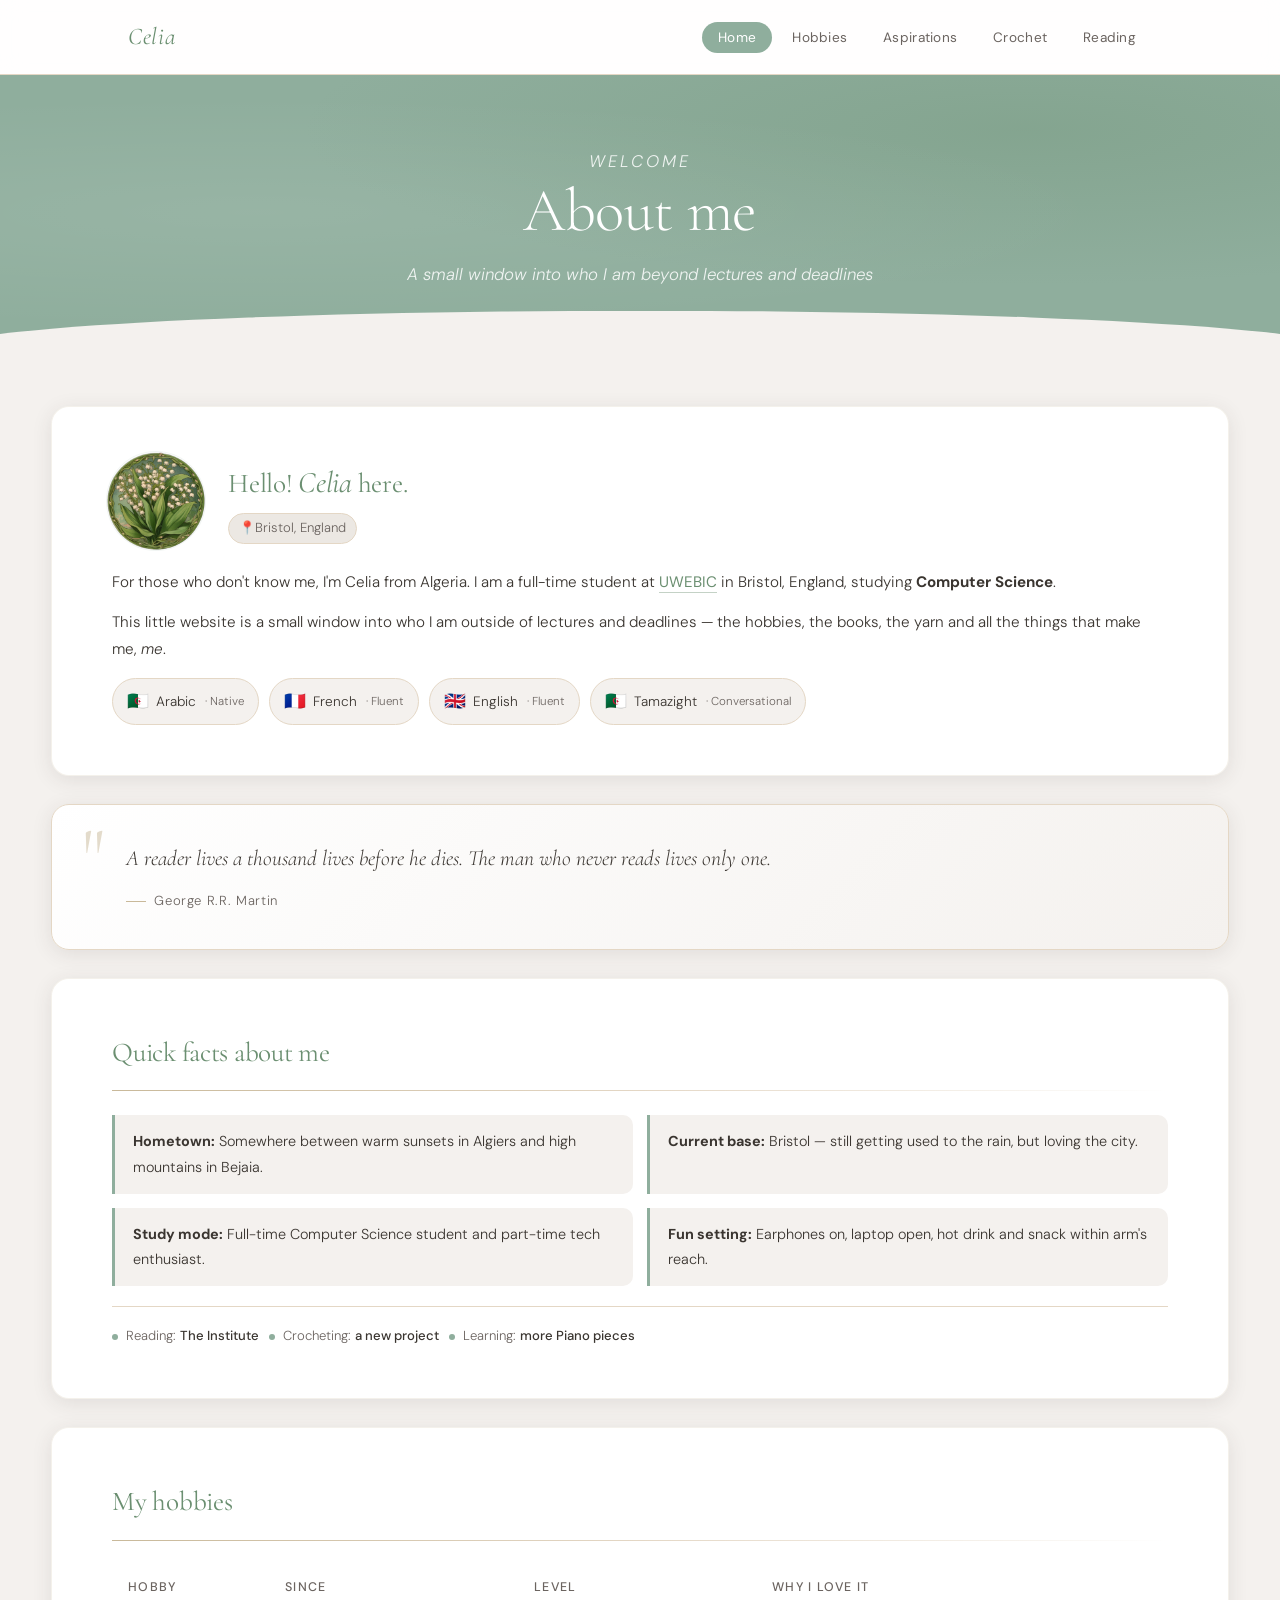
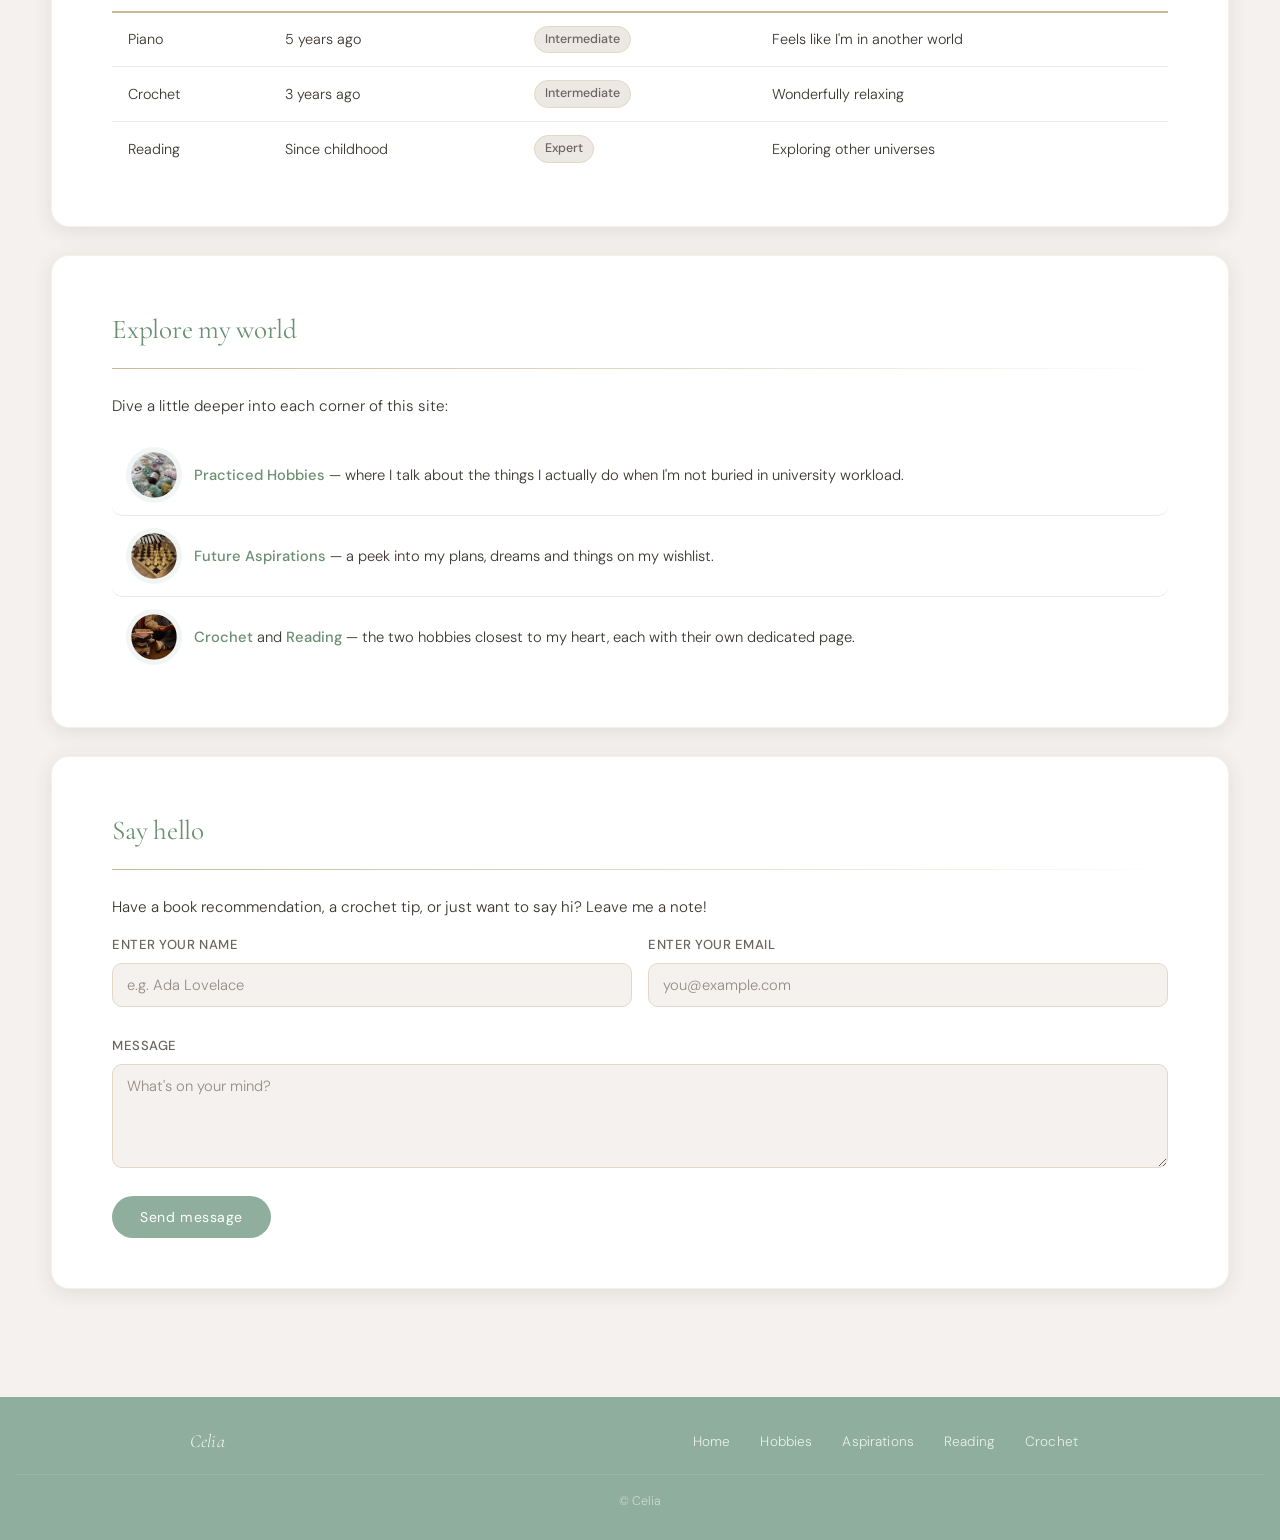
<file: pages/index.html>
<!DOCTYPE html>
<html lang="en">
<head>
  <meta charset="UTF-8">
  <meta name="viewport" content="width=device-width, initial-scale=1.0">
  <title>Celia — Home</title>
  <link rel="stylesheet" href="../static/index.css">
</head>
<body>
  <nav>
    <div class="nav-inner">
      <span class="nav-logo">Celia</span>
      <ul class="nav-links">
        <li><a href="index.html" class="active">Home</a></li>
        <li><a href="practiced_hobbies.html">Hobbies</a></li>
        <li><a href="future_aspirations.html">Aspirations</a></li>
        <li><a href="crochet.html">Crochet</a></li>
        <li><a href="reading.html">Reading</a></li>
      </ul>
    </div>
  </nav>

  <header class="page-header">
    <div class="page-header-content">
      <p class="page-header-eyebrow">Welcome</p>
      <h1>About me</h1>
      <p>A small window into who I am beyond lectures and deadlines</p>
    </div>
  </header>

  <main>

    <section class="card">
      <div class="intro-row">
        <div class="avatar-ring">
          <img src='../photos/lilly_of_the_valley.jpg' alt="Lily of the valley profile photo">
        </div>
        <div class="intro-greeting">
          <h2>Hello! <span class="name-highlight">Celia</span> here.</h2>
          <span class="location-tag">📍Bristol, England</span>
        </div>
      </div>
      <p>For those who don't know me, I'm Celia from Algeria. I am a full-time student at
        <a class="link" href="https://www.uwe.ac.uk/courses/international-study/international-college"
           target="_blank" rel="noopener noreferrer">UWEBIC</a>
        in Bristol, England, studying <strong>Computer Science</strong>.
      </p>
      <p>This little website is a small window into who I am outside of lectures and deadlines —
        the hobbies, the books, the yarn and all the things that make me, <em>me</em>.</p>
      <div class="languages-strip">
        <div class="lang-pill"><span class="lang-flag">🇩🇿</span> Arabic <span class="lang-level">· Native</span></div>
        <div class="lang-pill"><span class="lang-flag">🇫🇷</span> French <span class="lang-level">· Fluent</span></div>
        <div class="lang-pill"><span class="lang-flag">🇬🇧</span> English <span class="lang-level">· Fluent</span></div>
        <div class="lang-pill"><span class="lang-flag">🇩🇿</span> Tamazight <span class="lang-level">· Conversational</span></div>
      </div>
    </section>

    <div class="quote-card">
      <span class="quote-mark">"</span>
      <p class="quote-text">A reader lives a thousand lives before he dies. The man who never reads lives only one.</p>
      <p class="quote-author">George R.R. Martin</p>
    </div>

    <section class="card">
      <h2>Quick facts about me</h2>
      <hr class="divider">
      <ul class="facts-list">
        <li><strong>Hometown:</strong> Somewhere between warm sunsets in Algiers and high mountains in Bejaia.</li>
        <li><strong>Current base:</strong> Bristol — still getting used to the rain, but loving the city.</li>
        <li><strong>Study mode:</strong> Full-time Computer Science student and part-time tech enthusiast.</li>
        <li><strong>Fun setting:</strong> Earphones on, laptop open, hot drink and snack within arm's reach.</li>
      </ul>
      <div class="currently-row">
        <div class="currently-item"><span class="currently-dot"></span><span>Reading: <strong>The Institute</strong></span></div>
        <div class="currently-item"><span class="currently-dot"></span><span>Crocheting: <strong>a new project</strong></span></div>
        <div class="currently-item"><span class="currently-dot"></span><span>Learning: <strong>more Piano pieces</strong></span></div>
      </div>
    </section>

    <section class="card">
      <h2>My hobbies</h2>
      <hr class="divider">
      <table class="hobbies-table">
        <thead>
          <tr><th>Hobby</th><th>Since</th><th>Level</th><th>Why I love it</th></tr>
        </thead>
        <tbody>
          <tr><td>Piano</td><td>5 years ago</td><td><span class="level-badge">Intermediate</span></td><td>Feels like I'm in another world</td></tr>
          <tr><td>Crochet</td><td>3 years ago</td><td><span class="level-badge">Intermediate</span></td><td>Wonderfully relaxing</td></tr>
          <tr><td>Reading</td><td>Since childhood</td><td><span class="level-badge">Expert</span></td><td>Exploring other universes</td></tr>
        </tbody>
      </table>
    </section>

    <section class="card">
      <h2>Explore my world</h2>
      <hr class="divider">
      <p>Dive a little deeper into each corner of this site:</p>
      <ul class="explore-list">
        <li>
          <div class="explore-item">
          <div class="avatar-ring-2">
            <img src='../photos/practiced_hobbies.jpg' alt="My hobbies">
          </div>
            <div class="explore-text"><strong><a href="practiced_hobbies.html">Practiced Hobbies</a></strong> — where I talk about the things I actually do when I'm not buried in university workload.</div>
            <span class="explore-arrow">→</span>
          </div>
        </li>
        <li>
          <div class="explore-item">
          <div class="avatar-ring-2">
            <img src='../photos/future_aspirations.jpg' alt="Future aspirations">
          </div>
            <div class="explore-text"><strong><a href="future_aspirations.html">Future Aspirations</a></strong> — a peek into my plans, dreams and things on my wishlist.</div>
            <span class="explore-arrow">→</span>
          </div>
        </li>
        <li>
          <div class="explore-item">
          <div class="avatar-ring-2">
            <img src='../photos/reading.jpg' alt="Reading hobby">
          </div>
            <div class="explore-text"><strong><a href="crochet.html">Crochet</a></strong> and <strong><a href="reading.html">Reading</a></strong> — the two hobbies closest to my heart, each with their own dedicated page.</div>
            <span class="explore-arrow">→</span>
          </div>
        </li>
      </ul>
    </section>
    <section class="card" id="contact-section">
      <h2>Say hello</h2>
      <hr class="divider">
      <p>Have a book recommendation, a crochet tip, or just want to say hi? Leave me a note!</p>
      <form class="contact-form" id="contact-form" action="mailto:chaibicelia181@gmail.com" method="post" enctype="text/plain" >
        <div class="form-row">
          <div class="form-group">
            <label for="cf-name">Enter your name</label>
            <input type="text" id="cf-name" name="name" placeholder="e.g. Ada Lovelace" required>
          </div>
          <div class="form-group">
            <label for="cf-email">Enter your email</label>
            <input type="email" id="cf-email" name="email" placeholder="you@example.com" required>
          </div>
        </div>
        <br>
        <div class="form-group">
          <label for="cf-message">Message</label>
          <textarea id="cf-message" name="message" rows="4" placeholder="What's on your mind?" required></textarea>
        </div>
        <br>
        
        <button type="submit" class="form-btn">Send message</button>

      </form>
    </section>

  </main>

  <footer>
    <div class="footer-inner">
      <span class="footer-logo">Celia</span>
      <div class="footer-links">
        <a href="index.html">Home</a>
        <a href="practiced_hobbies.html">Hobbies</a>
        <a href="future_aspirations.html">Aspirations</a>
        <a href="reading.html">Reading</a>
        <a href="crochet.html">Crochet</a>
      </div>
    </div>
    <p class="footer-copy">© Celia</p>
  </footer>
  <button id="back-to-top" aria-label="Back to top">↑</button>
    <!-- JS for the back to top button-->

  <script>
    const btn = document.getElementById('back-to-top');
    window.addEventListener('scroll', () => {
      btn.classList.toggle('visible', window.scrollY > 400);
    });
    btn.addEventListener('click', () => window.scrollTo({ top: 0, behavior: 'smooth' }));
   </script>
</body>
</html>
</file>
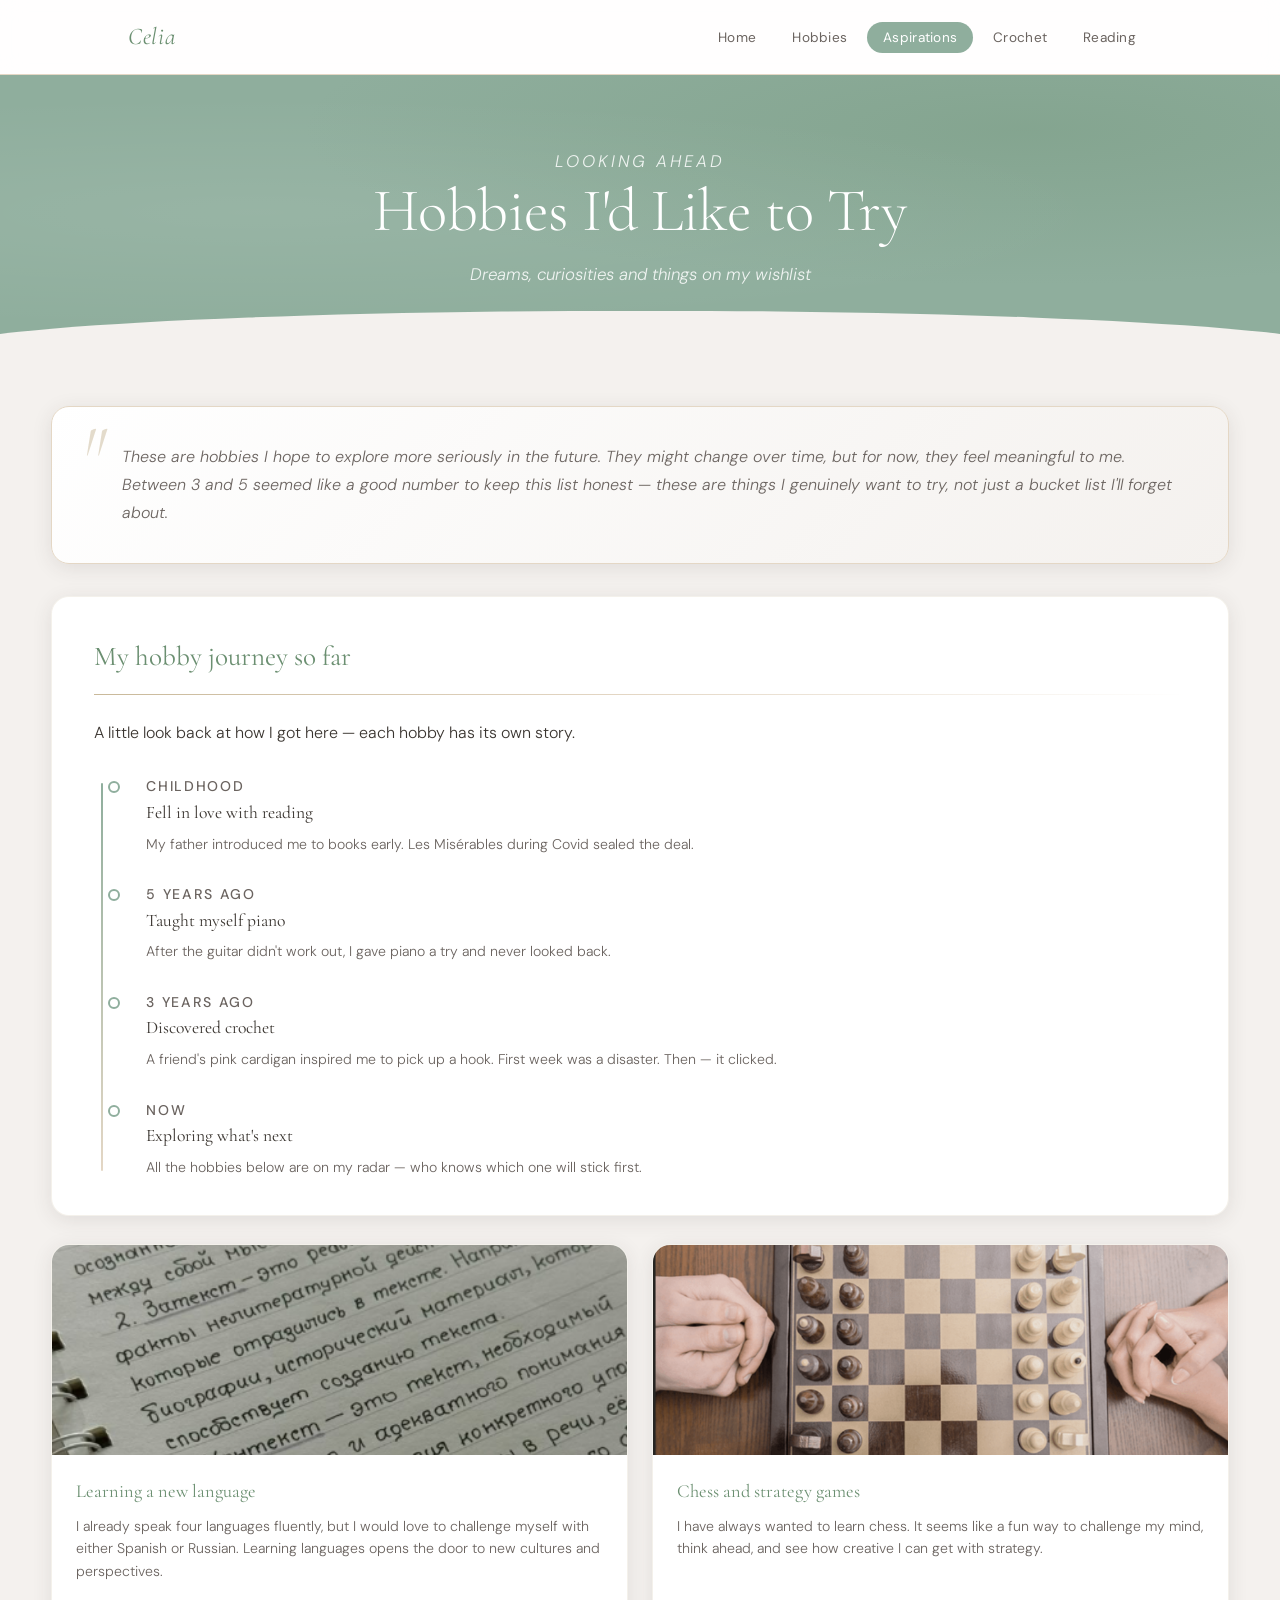
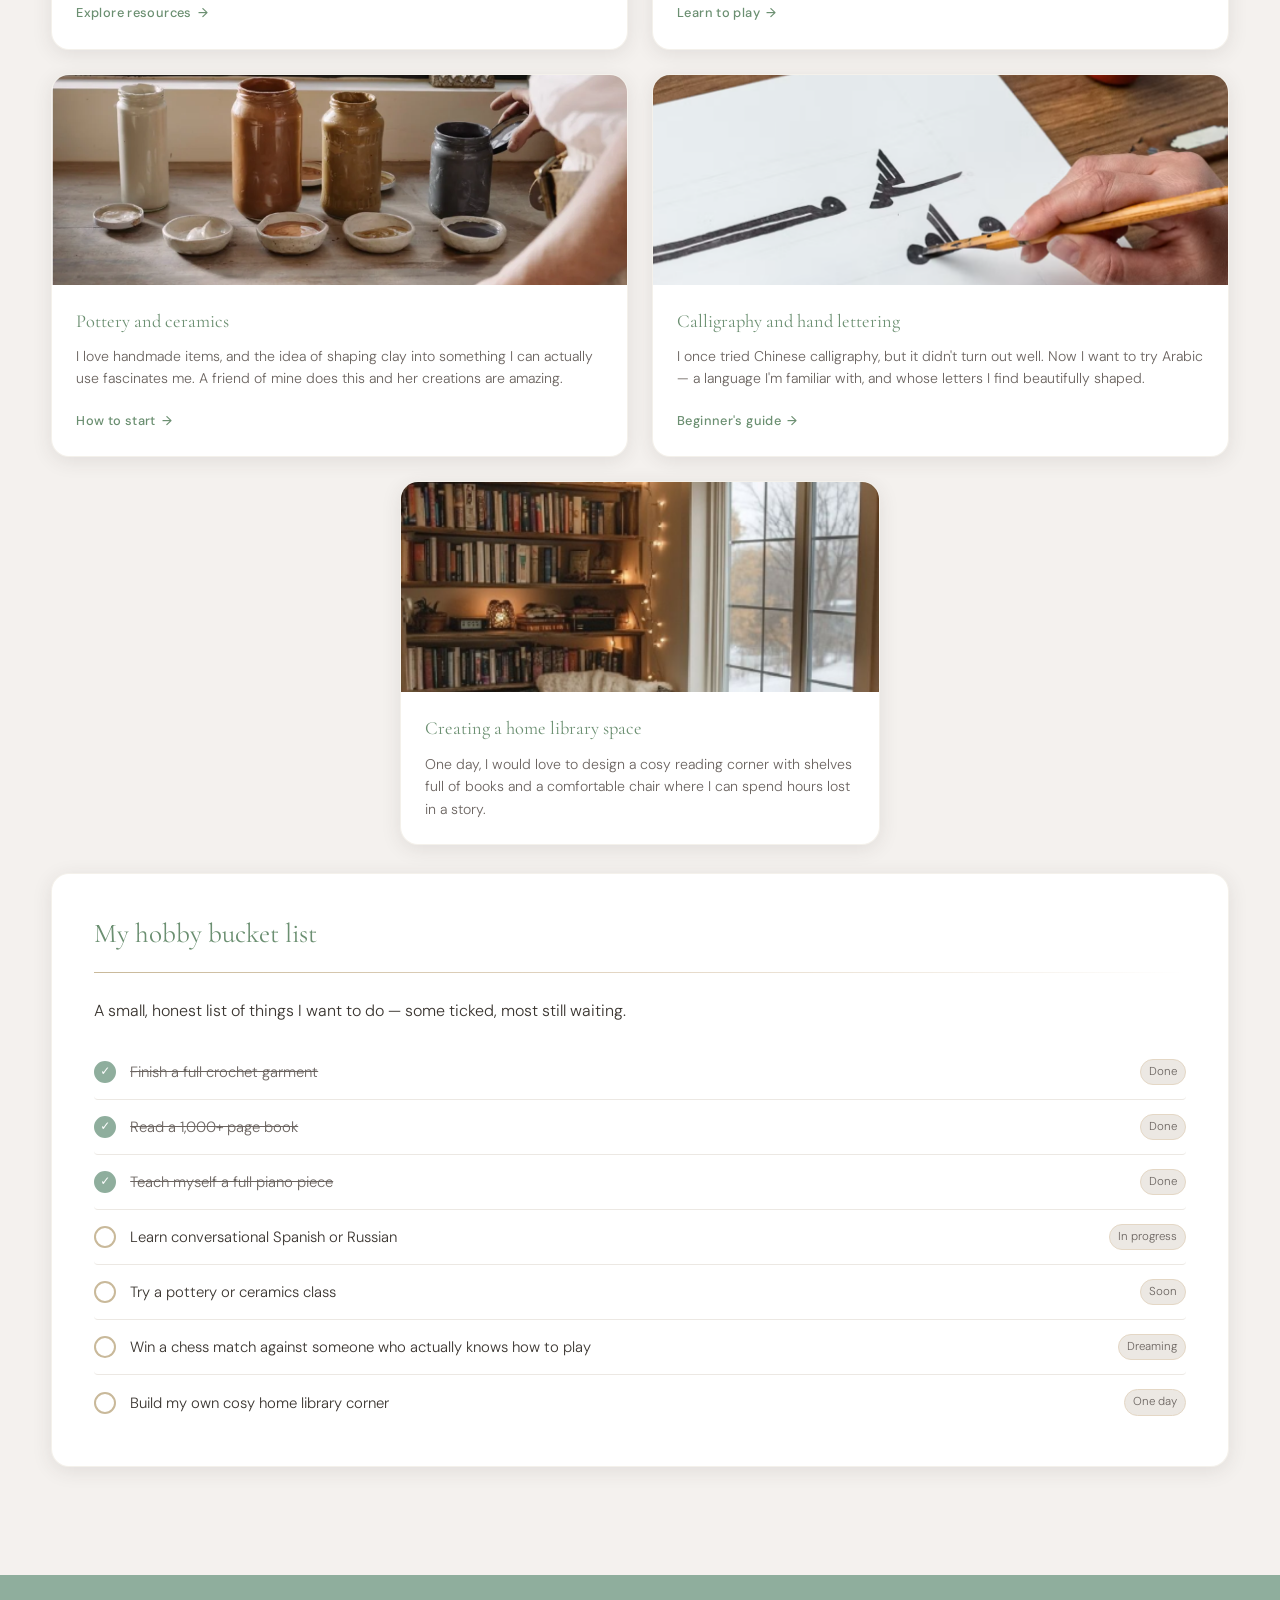
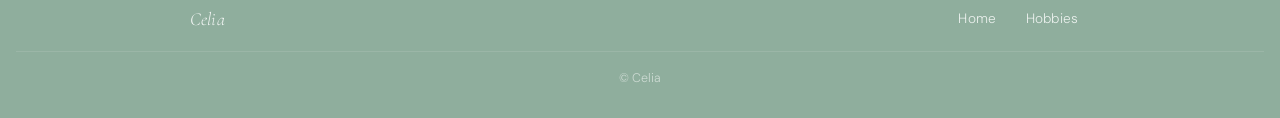
<file: pages/future_aspirations.html>
<!DOCTYPE html>
<html lang="en">
<head>
  <meta charset="UTF-8">
  <meta name="viewport" content="width=device-width, initial-scale=1.0">
  <title>Celia — Future Aspirations</title>
  <link rel="stylesheet" href="../static/aspirations.css">
</head>
<body>

  <nav>
    <div class="nav-inner">
      <span class="nav-logo">Celia</span>
      <ul class="nav-links">
        <li><a href="index.html">Home</a></li>
        <li><a href="practiced_hobbies.html">Hobbies</a></li>
        <li><a href="future_aspirations.html" class="active">Aspirations</a></li>
        <li><a href="crochet.html">Crochet</a></li>
        <li><a href="reading.html">Reading</a></li>
      </ul>
    </div>
  </nav>

  <header class="page-header">
    <div class="page-header-content">
      <p class="page-header-eyebrow">Looking ahead</p>
      <h1>Hobbies I'd Like to Try</h1>
      <p>Dreams, curiosities and things on my wishlist</p>
    </div>
  </header>

  <main>

    <!-- quote card -->
    <div class="intro-card">
      <p>These are hobbies I hope to explore more seriously in the future. They might change over time,
        but for now, they feel meaningful to me. Between 3 and 5 seemed like a good number to keep this list honest —
        these are things I genuinely want to try, not just a bucket list I'll forget about.</p>
    </div>

    <!-- journey timeline-->
    <section class="timeline-section">
      <h2>My hobby journey so far</h2>
      <hr class="divider">
      <p>A little look back at how I got here — each hobby has its own story.</p>
      <div class="timeline">
        <div class="timeline-item">
          <p class="timeline-year">Childhood</p>
          <h3>Fell in love with reading</h3>
          <p>My father introduced me to books early. Les Misérables during Covid sealed the deal.</p>
        </div>

        <div class="timeline-item">
          <p class="timeline-year">5 years ago</p>
          <h3>Taught myself piano</h3>
          <p>After the guitar didn't work out, I gave piano a try and never looked back.</p>
        </div>
          <div class="timeline-item">
          <p class="timeline-year">3 years ago</p>
          <h3>Discovered crochet</h3>
          <p>A friend's pink cardigan inspired me to pick up a hook. First week was a disaster. Then — it clicked.</p>
        </div>
        <div class="timeline-item">
          <p class="timeline-year">Now</p>
          <h3>Exploring what's next</h3>
          <p>All the hobbies below are on my radar — who knows which one will stick first.</p>
        </div>
      </div>
    </section>

    <!-- aspirations grid -->
    <div class="aspirations-grid">

      <article class="aspiration-card">
        <div class="card-image">
          <img src="../photos/russian.png" alt="Russian handwriting">
          <div class="card-overlay"></div>
        </div>
        <div class="card-body">
          <h3>Learning a new language</h3>
          <p>I already speak four languages fluently, but I would love to challenge myself with either Spanish or Russian.
            Learning languages opens the door to new cultures and perspectives.</p>
          <a href="https://www.russianforfree.com/" target="_blank" rel="noopener noreferrer" class="card-link">Explore resources</a>
        </div>
      </article>

      <article class="aspiration-card">
        <div class="card-image">
          <img src="../photos/chess.png" alt="Chess board">
          <div class="card-overlay"></div>
        </div>
        <div class="card-body">
          <h3>Chess and strategy games</h3>
          <p>I have always wanted to learn chess. It seems like a fun way to challenge my mind,
            think ahead, and see how creative I can get with strategy.</p>
          <a href="https://www.chess.com/learn-how-to-play-chess" target="_blank" rel="noopener noreferrer" class="card-link">Learn to play</a>
        </div>
      </article>

      <article class="aspiration-card">
        <div class="card-image">
          <img src="../photos/ceramics.png" alt="Ceramics">
          <div class="card-overlay"></div>
        </div>
        <div class="card-body">
          <h3>Pottery and ceramics</h3>
          <p>I love handmade items, and the idea of shaping clay into something I can actually use fascinates me.
            A friend of mine does this and her creations are amazing.</p>
          <a href="https://www.riverceramics.net/blog/howtostartmakingceramicsathome" target="_blank" rel="noopener noreferrer" class="card-link">How to start</a>
        </div>
      </article>

      <article class="aspiration-card">
        <div class="card-image">
          <img src="../photos/calligraphy.png" alt="Arabic calligraphy">
          <div class="card-overlay"></div>
        </div>
        <div class="card-body">
          <h3>Calligraphy and hand lettering</h3>
          <p>I once tried Chinese calligraphy, but it didn't turn out well. Now I want to try Arabic —
            a language I'm familiar with, and whose letters I find beautifully shaped.</p>
          <a href="https://www.domestika.org/en/blog/8056-arabic-calligraphy-tutorial-basics-for-beginners" target="_blank" rel="noopener noreferrer" class="card-link">Beginner's guide</a>
        </div>
      </article>

      <article class="aspiration-card">
        <div class="card-image">
          <img src="../photos/library.png" alt="Home library">
          <div class="card-overlay"></div>
        </div>
        <div class="card-body">
          <h3>Creating a home library space</h3>
          <p>One day, I would love to design a cosy reading corner with shelves full of books
            and a comfortable chair where I can spend hours lost in a story.</p>
        </div>
      </article>

    </div>

    <!-- bucket list of future hobbies-->
    <section class="bucket-section">
      <h2>My hobby bucket list</h2>
      <hr class="divider">
      <p>A small, honest list of things I want to do — some ticked, most still waiting.</p>
      <ul class="bucket-list">
        <li class="bucket-item done">
          <span class="bucket-check">✓</span>
          <span class="bucket-label">Finish a full crochet garment</span>
          <span class="bucket-tag">Done</span>
        </li>
        <li class="bucket-item done">
          <span class="bucket-check">✓</span>
          <span class="bucket-label">Read a 1,000+ page book</span>
          <span class="bucket-tag">Done</span>
        </li>
        <li class="bucket-item done">
          <span class="bucket-check">✓</span>
          <span class="bucket-label">Teach myself a full piano piece</span>
          <span class="bucket-tag">Done</span>
        </li>
        <li class="bucket-item">
          <span class="bucket-check"></span>
          <span class="bucket-label">Learn conversational Spanish or Russian</span>
          <span class="bucket-tag">In progress</span>
        </li>
        <li class="bucket-item">
          <span class="bucket-check"></span>
          <span class="bucket-label">Try a pottery or ceramics class</span>
          <span class="bucket-tag">Soon</span>
        </li>
        <li class="bucket-item">
          <span class="bucket-check"></span>
          <span class="bucket-label">Win a chess match against someone who actually knows how to play</span>
          <span class="bucket-tag">Dreaming</span>
        </li>
        <li class="bucket-item">
          <span class="bucket-check"></span>
          <span class="bucket-label">Build my own cosy home library corner</span>
          <span class="bucket-tag">One day</span>
        </li>
      </ul>
    </section>

  </main>

  <footer>
    <div class="footer-inner">
      <span class="footer-logo">Celia</span>
      <div class="footer-links">
        <a href="index.html">Home</a>
        <a href="practiced_hobbies.html">Hobbies</a>
      </div>
    </div>
    <p class="footer-copy">© Celia</p>
  </footer>
  <button id="back-to-top" aria-label="Back to top">↑</button>
    <!-- JS for the back to top button-->

  <script>
    const btn = document.getElementById('back-to-top');
    window.addEventListener('scroll', () => {
      btn.classList.toggle('visible', window.scrollY > 400);
    });
    btn.addEventListener('click', () => window.scrollTo({ top: 0, behavior: 'smooth' }));
   </script>
</body>
</html>
</file>
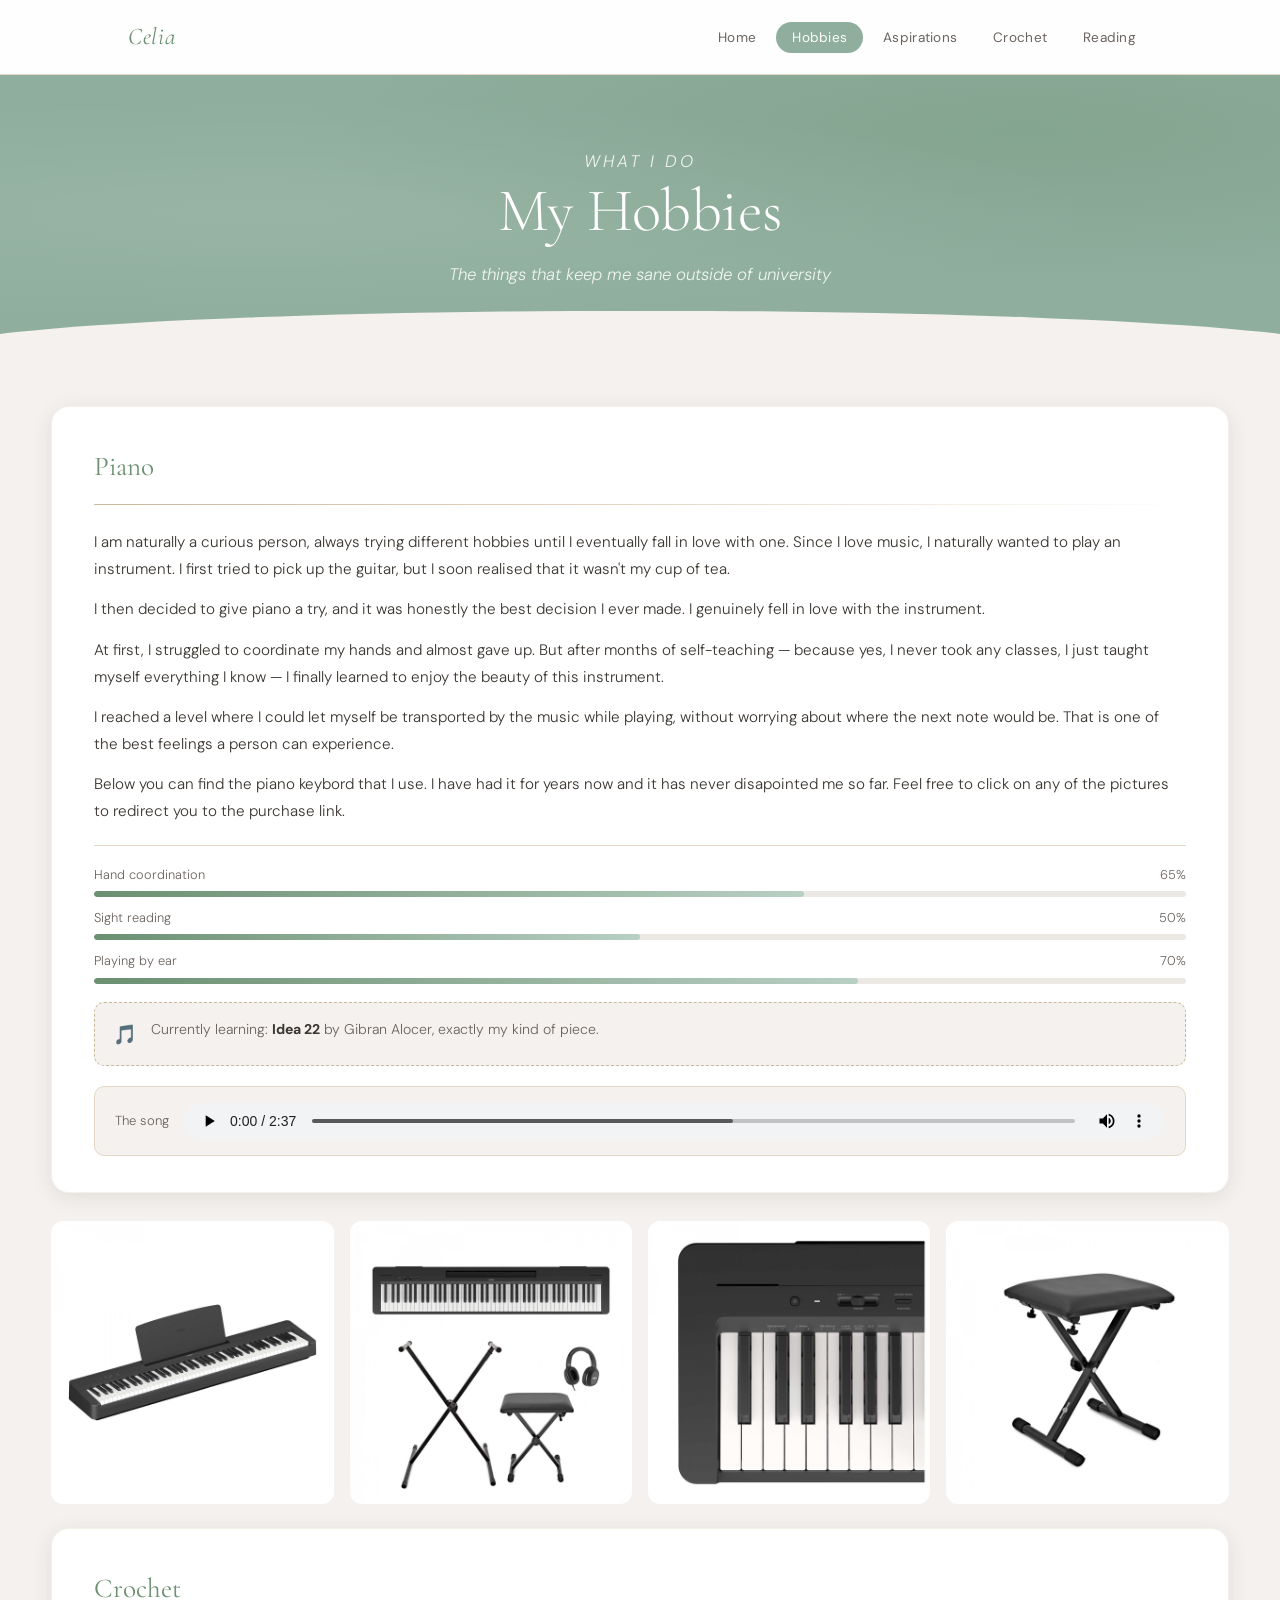
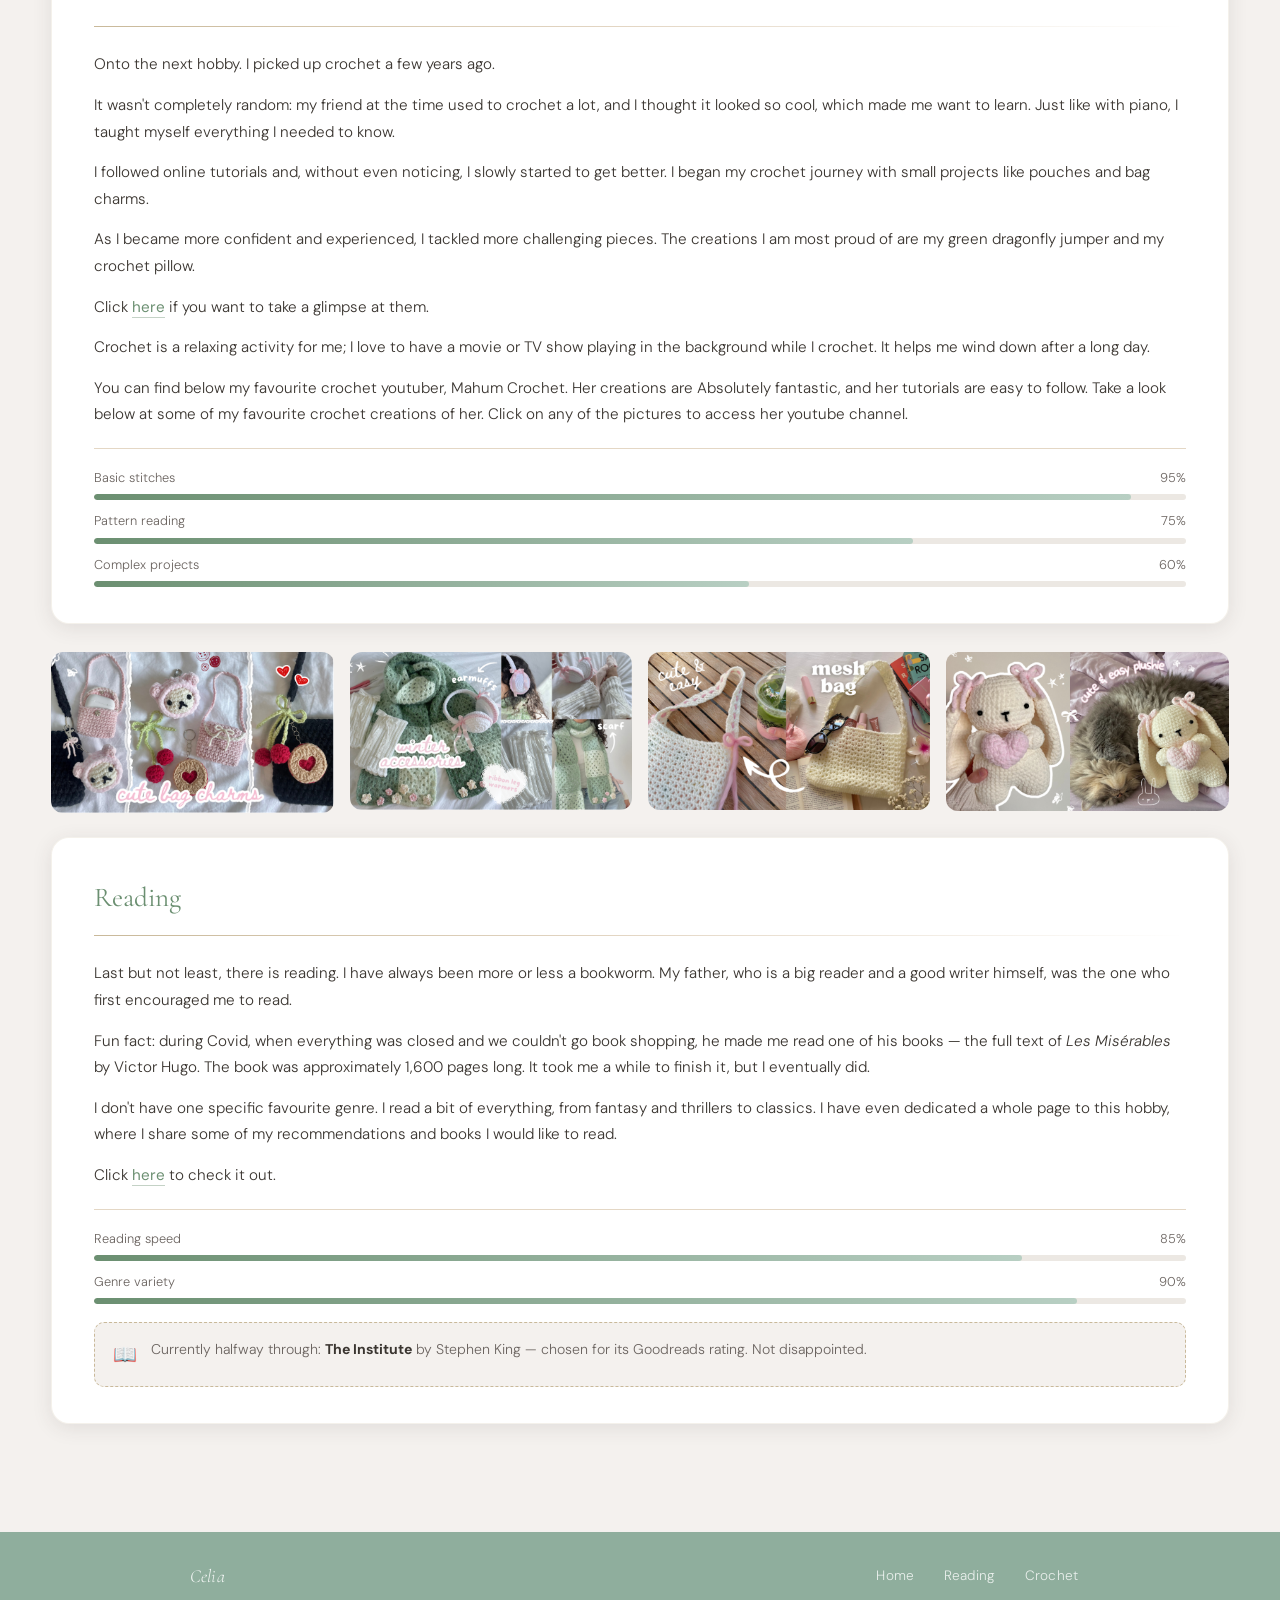
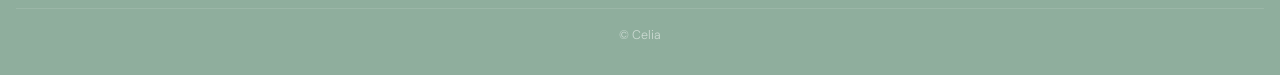
<file: pages/practiced_hobbies.html>
<!DOCTYPE html>
<html lang="en">
<head>
  <meta charset="UTF-8">
  <meta name="viewport" content="width=device-width, initial-scale=1.0">
  <title>Celia — My Hobbies</title>
  <link rel="stylesheet" href="../static/hobbies.css">
</head>
<body>

  <nav>
    <div class="nav-inner">
      <span class="nav-logo">Celia</span>
      <ul class="nav-links">
        <li><a href="index.html">Home</a></li>
        <li><a href="practiced_hobbies.html" class="active">Hobbies</a></li>
        <li><a href="future_aspirations.html">Aspirations</a></li>
        <li><a href="crochet.html">Crochet</a></li>
        <li><a href="reading.html">Reading</a></li>
      </ul>
    </div>
  </nav>

  <header class="page-header">
    <div class="page-header-content">
      <p class="page-header-eyebrow">What I do</p>
      <h1>My Hobbies</h1>
      <p>The things that keep me sane outside of university</p>
    </div>
  </header>

  <main>

    <!-- piano -->
    <article class="hobby-card">
      <div class="hobby-card-header">
        <h2>Piano</h2>
      </div>
      <hr class="divider">
      <p>I am naturally a curious person, always trying different hobbies until I eventually fall in love with one.
        Since I love music, I naturally wanted to play an instrument.
        I first tried to pick up the guitar, but I soon realised that it wasn't my cup of tea.</p>
      <p>I then decided to give piano a try, and it was honestly the best decision I ever made.
        I genuinely fell in love with the instrument.</p>
      <p>At first, I struggled to coordinate my hands and almost gave up. But after months of self-teaching —
        because yes, I never took any classes, I just taught myself everything I know — I finally learned to enjoy the beauty of this instrument.</p>
      <p>I reached a level where I could let myself be transported by the music while playing, without worrying about where the next note would be.
        That is one of the best feelings a person can experience.</p>

      <p>Below you can find the piano keybord that I use. I have had it for years now and it has never disapointed me so far.
        Feel free to click on any of the pictures to redirect you to the purchase link.
      </p>

      <!-- skills progress bars-->
      <div class="skill-row">
        <div class="skill-item">
          <div class="skill-label"><span>Hand coordination</span><span>65%</span></div>
          <div class="skill-track"><div class="skill-fill" style="--fill: 65%;"></div></div>
        </div>
        <div class="skill-item">
          <div class="skill-label"><span>Sight reading</span><span>50%</span></div>
          <div class="skill-track"><div class="skill-fill" style="--fill: 50%;"></div></div>
        </div>
        <div class="skill-item">
          <div class="skill-label"><span>Playing by ear</span><span>70%</span></div>
          <div class="skill-track"><div class="skill-fill" style="--fill: 70%;"></div></div>
        </div>
      </div>

      <!-- Currently learning song-->
      <div class="learning-callout">
        <span class="learning-callout-icon">🎵</span>
        <span>Currently learning: <strong>Idea 22</strong> by Gibran Alocer, exactly my kind of piece.</span>
      </div>

      <!-- Audio player using existing file-->
      <div class="audio-block">
        <span class="audio-label">The song</span>
        <audio controls>
          <source src="../audios/Idea 22 - Gibran Alcocer.mp3" type="audio/mpeg">
          Your browser does not support the audio element.
        </audio>
      </div>
    </article>

    <!-- piano Images-->
  <div class="piano-images">
    <a href = 'https://www.gear4music.com/Keyboards-and-Pianos/Yamaha-P145-Digital-Piano-X-Frame-Package-Black/5REY?origin=product-ads&gad_source=1&gad_campaignid=22247591433&gbraid=0AAAAAD_kjLTNfJPUAtPLwdQ4AmqWmhPA4&gclid=CjwKCAjwntHPBhAaEiwA_Xp6RtuYzPBZAqbVQVZCSiEFReUeSIjxWFoiECstYIyJPh0X2MVNoVzlKBoCEJoQAvD_BwE'  target="_blank" rel="noopener noreferrer">
      <img src="../photos/piano.jpg" alt="Yamaha P145 digital piano — front view">
    </a>
    <a href = 'https://www.gear4music.com/Keyboards-and-Pianos/Yamaha-P145-Digital-Piano-X-Frame-Package-Black/5REY?origin=product-ads&gad_source=1&gad_campaignid=22247591433&gbraid=0AAAAAD_kjLTNfJPUAtPLwdQ4AmqWmhPA4&gclid=CjwKCAjwntHPBhAaEiwA_Xp6RtuYzPBZAqbVQVZCSiEFReUeSIjxWFoiECstYIyJPh0X2MVNoVzlKBoCEJoQAvD_BwE'  target="_blank" rel="noopener noreferrer">
      <img src="../photos/piano2.jpg" alt="Yamaha P145 digital piano — side view">
    </a>
    <a href = 'https://www.gear4music.com/Keyboards-and-Pianos/Yamaha-P145-Digital-Piano-X-Frame-Package-Black/5REY?origin=product-ads&gad_source=1&gad_campaignid=22247591433&gbraid=0AAAAAD_kjLTNfJPUAtPLwdQ4AmqWmhPA4&gclid=CjwKCAjwntHPBhAaEiwA_Xp6RtuYzPBZAqbVQVZCSiEFReUeSIjxWFoiECstYIyJPh0X2MVNoVzlKBoCEJoQAvD_BwE'  target="_blank" rel="noopener noreferrer">
      <img src="../photos/piano3.jpg" alt="Yamaha P145 digital piano — keys close up">
    </a>
    <a href = 'https://www.gear4music.com/Keyboards-and-Pianos/Yamaha-P145-Digital-Piano-X-Frame-Package-Black/5REY?origin=product-ads&gad_source=1&gad_campaignid=22247591433&gbraid=0AAAAAD_kjLTNfJPUAtPLwdQ4AmqWmhPA4&gclid=CjwKCAjwntHPBhAaEiwA_Xp6RtuYzPBZAqbVQVZCSiEFReUeSIjxWFoiECstYIyJPh0X2MVNoVzlKBoCEJoQAvD_BwE' target="_blank" rel="noopener noreferrer">
      <img src="../photos/piano4.jpg" alt="Yamaha P145 digital piano — full package">
    </a>
    

  </div>

    <!-- crochet -->
    <article class="hobby-card">
      <div class="hobby-card-header">
        <h2>Crochet</h2>
      </div>
      <hr class="divider">
      <p>Onto the next hobby. I picked up crochet a few years ago.</p>
      <p>It wasn't completely random: my friend at the time used to crochet a lot, and I thought it looked so cool,
        which made me want to learn. Just like with piano, I taught myself everything I needed to know.</p>
      <p>I followed online tutorials and, without even noticing, I slowly started to get better.
        I began my crochet journey with small projects like pouches and bag charms.</p>
      <p>As I became more confident and experienced, I tackled more challenging pieces.
        The creations I am most proud of are my green dragonfly jumper and my crochet pillow.</p>
      <p>Click <a href="crochet.html" class="link">here</a> if you want to take a glimpse at them.</p>
      <p>Crochet is a relaxing activity for me; I love to have a movie or TV show playing in the background while I crochet.
        It helps me wind down after a long day.</p>

      <p>You can find below my favourite crochet youtuber, Mahum Crochet. 
        Her creations are Absolutely fantastic, and her tutorials are easy to follow.
        Take a look below at   some of my favourite crochet creations of her.
        Click on any of the pictures to access her youtube channel.
      </p>

      <div class="skill-row">
        <div class="skill-item">
          <div class="skill-label"><span>Basic stitches</span><span>95%</span></div>
          <div class="skill-track"><div class="skill-fill" style="--fill: 95%;"></div></div>
        </div>
        <div class="skill-item">
          <div class="skill-label"><span>Pattern reading</span><span>75%</span></div>
          <div class="skill-track"><div class="skill-fill" style="--fill: 75%;"></div></div>
        </div>
        <div class="skill-item">
          <div class="skill-label"><span>Complex projects</span><span>60%</span></div>
          <div class="skill-track"><div class="skill-fill" style="--fill: 60%;"></div></div>
        </div>
      </div>
    </article>

    <div class="mahum-images">
      <a href = 'https://www.youtube.com/@mahumcrochets'  target="_blank" rel="noopener noreferrer">
        <img src="../photos/mahum1.png" alt= "mahum crochet">
      </a>
      <a href = 'https://www.youtube.com/@mahumcrochets' target="_blank" rel="noopener noreferrer">
        <img src="../photos/mahum2.png" alt= "mahum crochet">
      </a>
      <a href = 'https://www.youtube.com/@mahumcrochets' target="_blank" rel="noopener noreferrer">
        <img src="../photos/mahum3.png" alt= "mahum crochet">
      </a>
      <a href = 'https://www.youtube.com/@mahumcrochets' target="_blank" rel="noopener noreferrer">
        <img src="../photos/mahum4.png" alt= "mahum crochet">
      </a>
    </div>

    <!-- Reading -->
    <article class="hobby-card">
      <div class="hobby-card-header">
        <h2>Reading</h2>
      </div>
      <hr class="divider">
      <p>Last but not least, there is reading. I have always been more or less a bookworm.
        My father, who is a big reader and a good writer himself, was the one who first encouraged me to read.</p>
      <p>Fun fact: during Covid, when everything was closed and we couldn't go book shopping, he made me read one of his books —
        the full text of <em>Les Misérables</em> by Victor Hugo.
        The book was approximately 1,600 pages long. It took me a while to finish it, but I eventually did.</p>
      <p>I don't have one specific favourite genre. I read a bit of everything, from fantasy and thrillers to classics.
        I have even dedicated a whole page to this hobby, where I share some of my recommendations and books I would like to read.</p>
      <p>Click <a href="reading.html" class="link">here</a> to check it out.</p>

      <div class="skill-row">
        <div class="skill-item">
          <div class="skill-label"><span>Reading speed</span><span>85%</span></div>
          <div class="skill-track"><div class="skill-fill" style="--fill: 85%;"></div></div>
        </div>
        <div class="skill-item">
          <div class="skill-label"><span>Genre variety</span><span>90%</span></div>
          <div class="skill-track"><div class="skill-fill" style="--fill: 90%;"></div></div>
        </div>
      </div>

      <div class="learning-callout">
        <span class="learning-callout-icon">📖</span>
        <span>Currently halfway through: <strong>The Institute</strong> by Stephen King — chosen for its Goodreads rating. Not disappointed.</span>
      </div>
    </article>

  </main>

  <footer>
    <div class="footer-inner">
      <span class="footer-logo">Celia</span>
      <div class="footer-links">
        <a href="index.html">Home</a>
        <a href="reading.html">Reading</a>
        <a href="crochet.html">Crochet</a>
      </div>
    </div>
    <p class="footer-copy">© Celia</p>
  </footer>
  <button id="back-to-top" aria-label="Back to top">↑</button>

    <!-- JS for the back to top button-->

  <script>
    const btn = document.getElementById('back-to-top');
    window.addEventListener('scroll', () => {
      btn.classList.toggle('visible', window.scrollY > 400);
    });
    btn.addEventListener('click', () => window.scrollTo({ top: 0, behavior: 'smooth' }));
   </script>

</body>
</html>
</file>
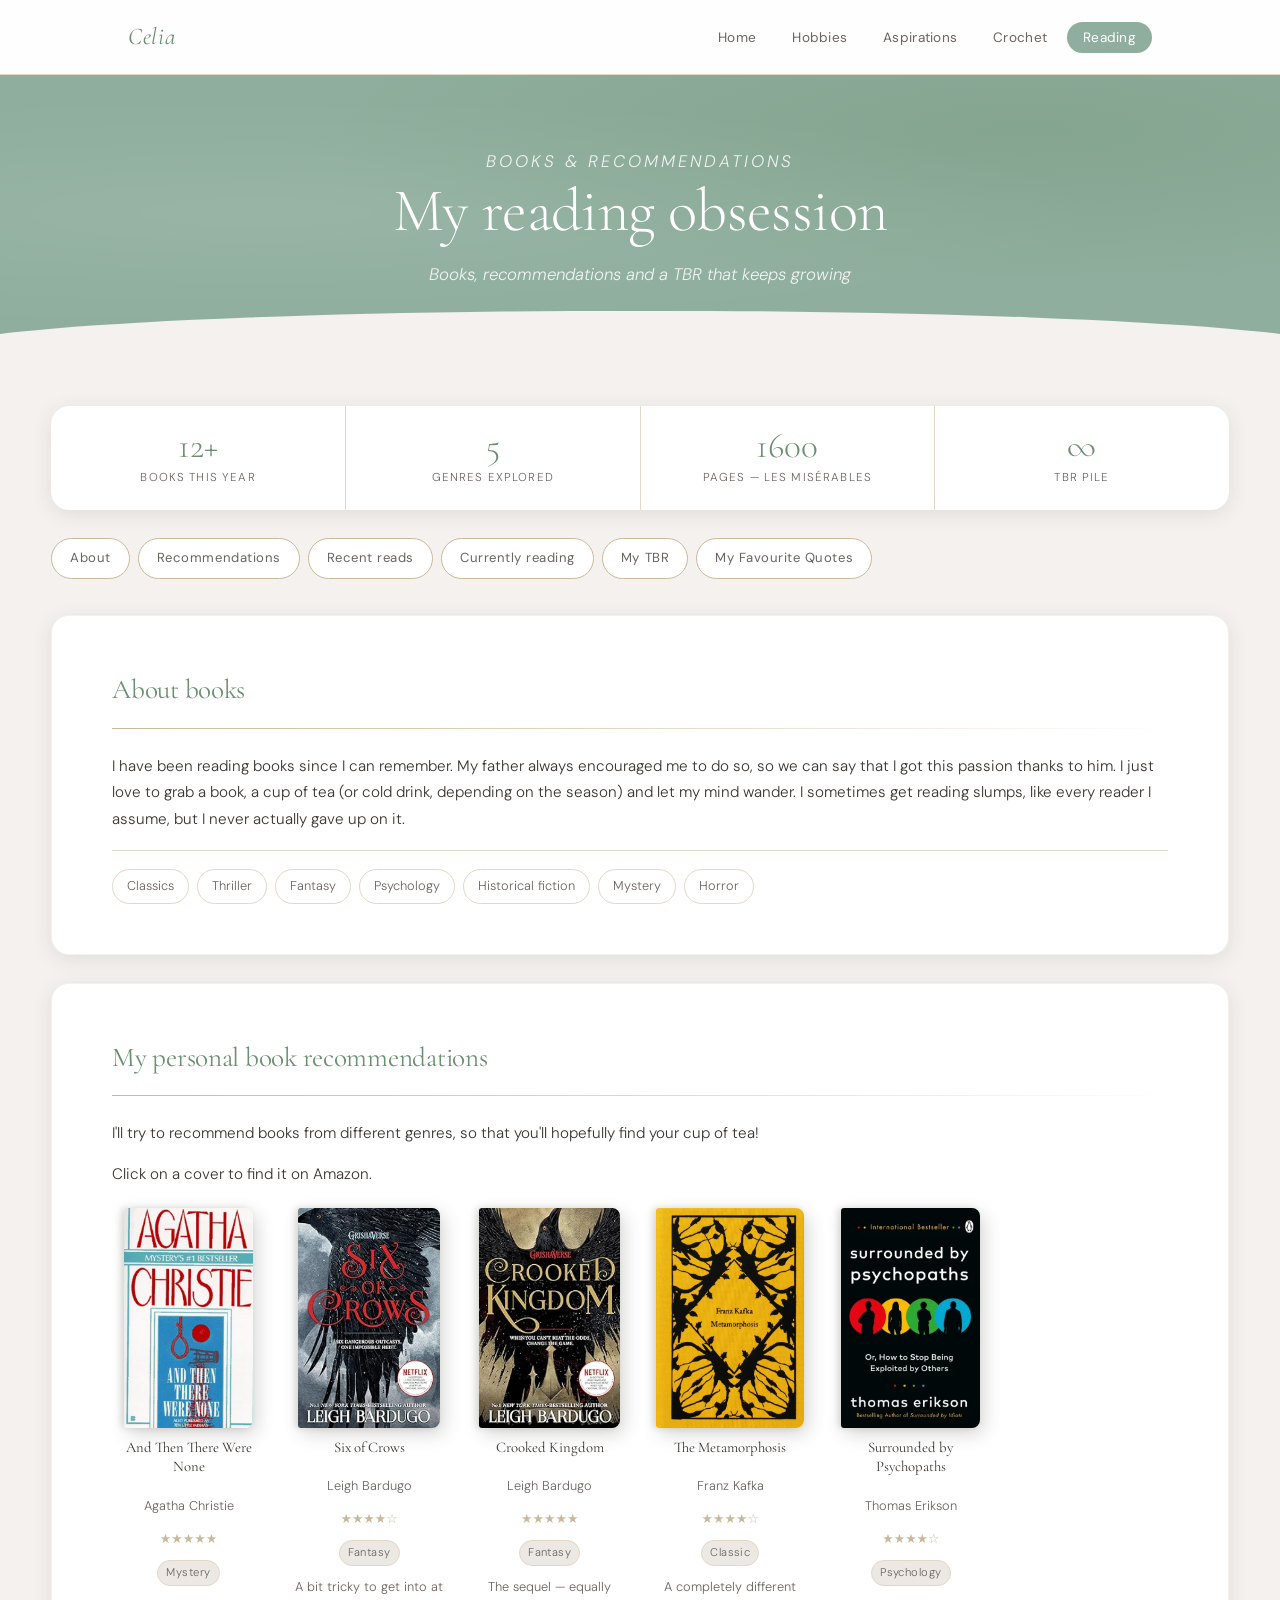
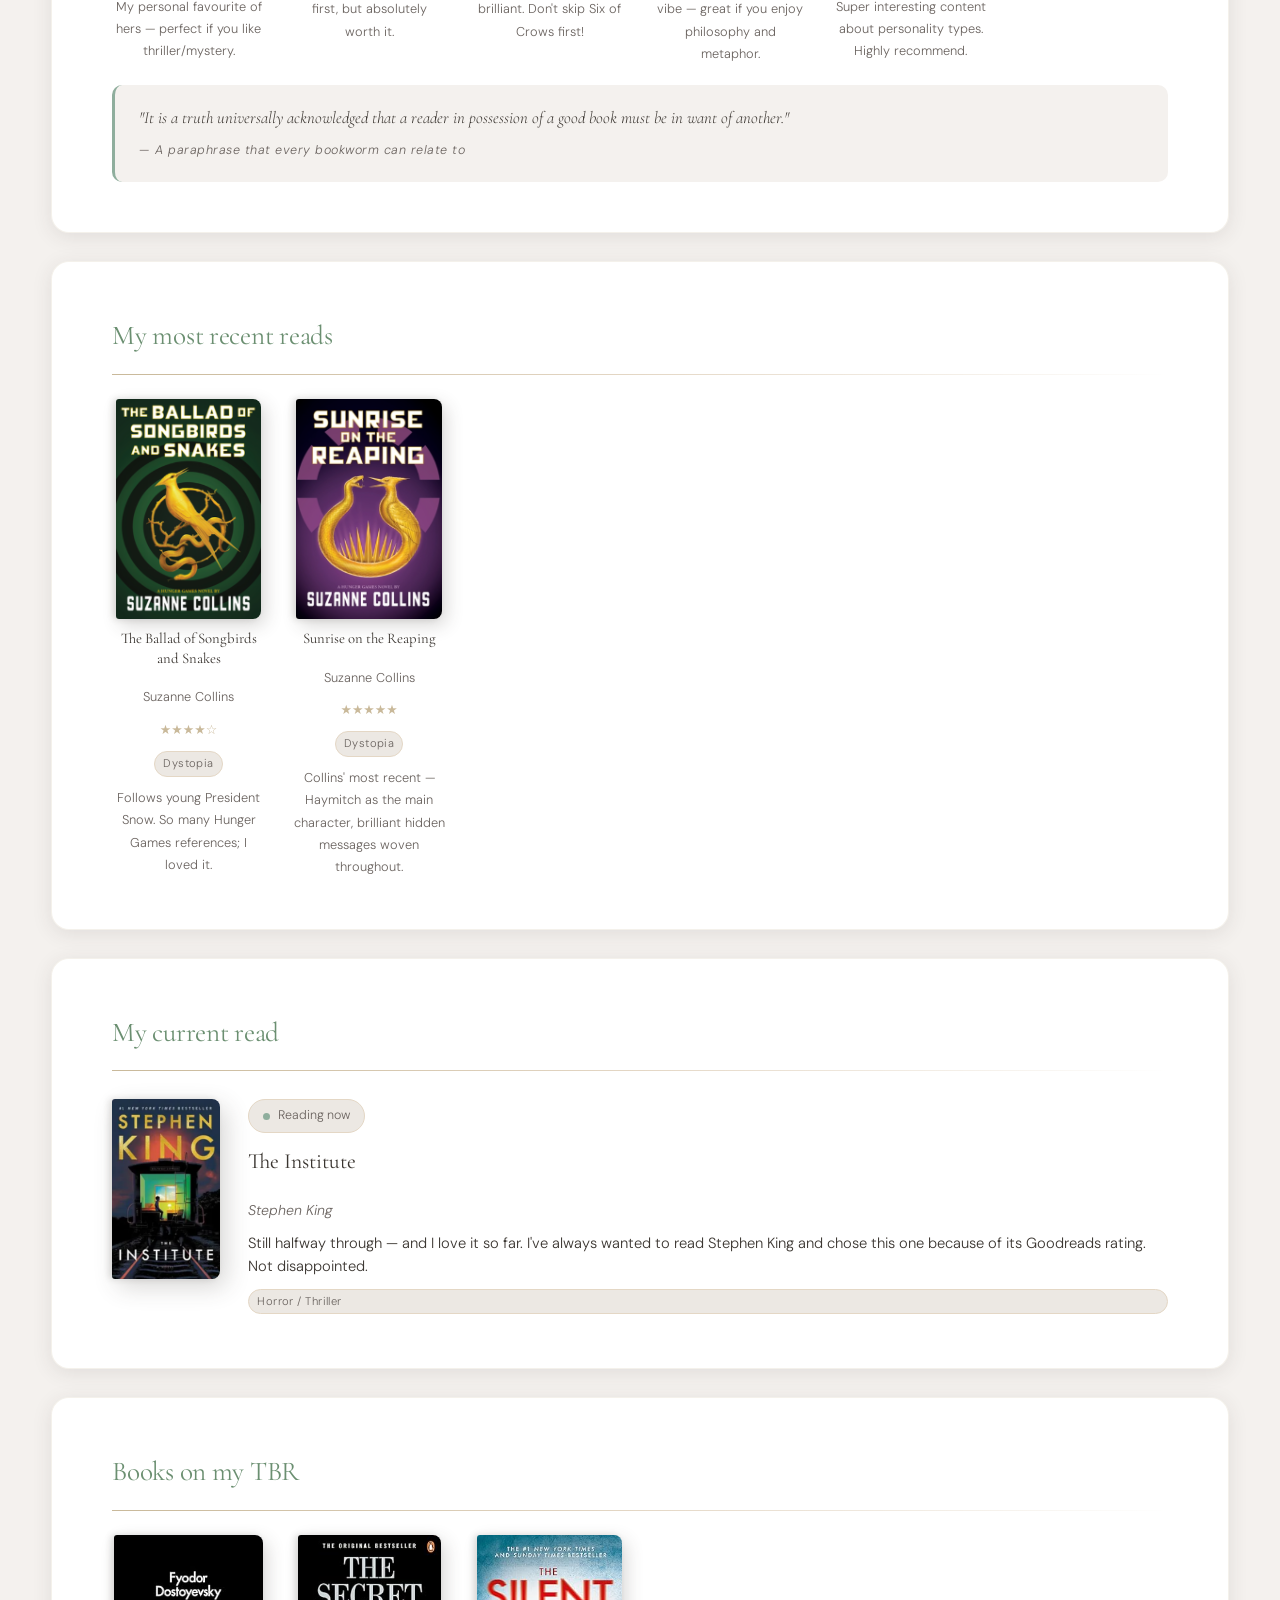
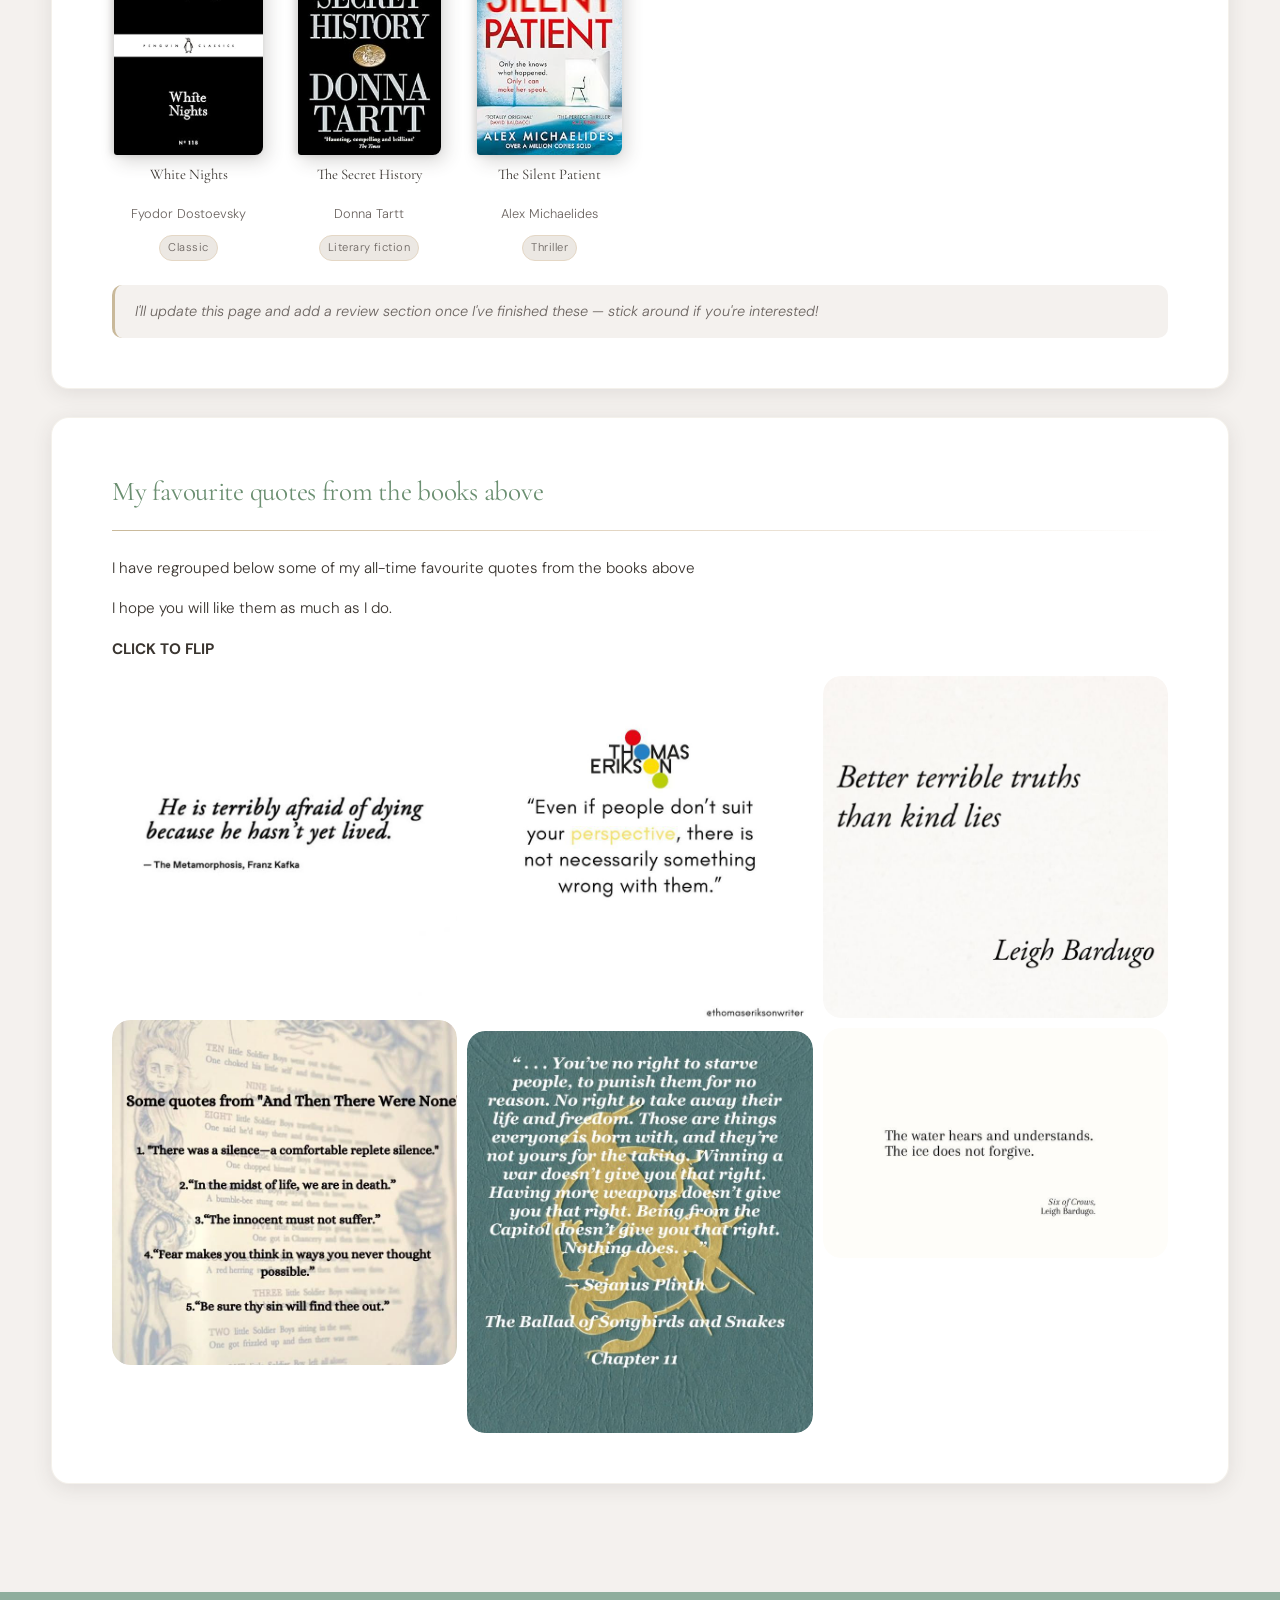
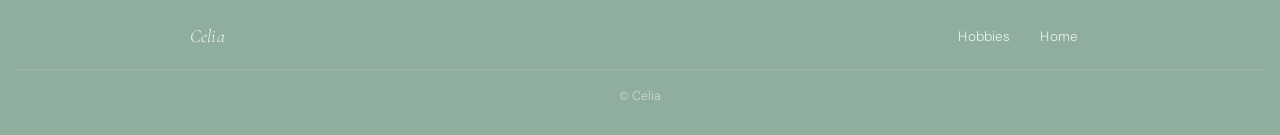
<file: pages/reading.html>
<!DOCTYPE html>
<html lang="en">
<head>
  <meta charset="UTF-8">
  <meta name="viewport" content="width=device-width, initial-scale=1.0">
  <title>Celia — Reading</title>
  <link rel="stylesheet" href="../static/reading.css">
</head>
<body>

  <div id="read-progress"></div>

  <nav>
    <div class="nav-inner">
      <span class="nav-logo">Celia</span>
      <ul class="nav-links">
        <li><a href="index.html">Home</a></li>
        <li><a href="practiced_hobbies.html">Hobbies</a></li>
        <li><a href="future_aspirations.html">Aspirations</a></li>
        <li><a href="crochet.html">Crochet</a></li>
        <li><a href="reading.html" class="active">Reading</a></li>
      </ul>
    </div>
  </nav>

  <!-- header of the webpage-->
  <header class="page-header">
    <div class="page-header-content">
      <p class="page-header-eyebrow">Books & recommendations</p>
      <h1>My reading obsession</h1>
      <p>Books, recommendations and a TBR that keeps growing</p>
    </div>
  </header>

  <main>

    <!-- reading stats section-->
    <div class="stats-strip">
      <div class="stat-block">
        <div class="stat-number">12+</div>
        <div class="stat-label">Books this year</div>
      </div>
      <div class="stat-block">
        <div class="stat-number">5</div>
        <div class="stat-label">Genres explored</div>
      </div>
      <div class="stat-block">
        <div class="stat-number">1600</div>
        <div class="stat-label">Pages — Les Misérables</div>
      </div>
      <div class="stat-block">
        <div class="stat-number">∞</div>
        <div class="stat-label">TBR pile</div>
      </div>
    </div>

    <!-- section jump navigation bar -->
    <nav class="section-nav" aria-label="Page sections">
      <a href="#about">About</a>
      <a href="#recommendations">Recommendations</a>
      <a href="#recent">Recent reads</a>
      <a href="#current">Currently reading</a>
      <a href="#tbr">My TBR</a>
      <a href="#quotes">My Favourite Quotes</a>
    </nav>

    <!-- about books and me -->
    <section class="card" id="about">
      <h2>About books</h2>
      <hr class="divider">
      <p>I have been reading books since I can remember. My father always encouraged me to do so,
        so we can say that I got this passion thanks to him. I just love to grab a book, a cup of tea
        (or cold drink, depending on the season) and let my mind wander.
        I sometimes get reading slumps, like every reader I assume, but I never actually gave up on it.</p>

      <!-- genres tags-->
      <div class="genre-cloud">
        <span class="genre-pill">Classics</span>
        <span class="genre-pill">Thriller</span>
        <span class="genre-pill">Fantasy</span>
        <span class="genre-pill">Psychology</span>
        <span class="genre-pill">Historical fiction</span>
        <span class="genre-pill">Mystery</span>
        <span class="genre-pill">Horror</span>
      </div>
    </section>

    <!-- recommendations section -->
    <section class="card" id="recommendations">
      <h2>My personal book recommendations</h2>
      <hr class="divider">
      <p>I'll try to recommend books from different genres, so that you'll hopefully find your cup of tea!</p>
      <p>Click on a cover to find it on Amazon.</p>

      <div class="books-grid">

        <div class="book-item">
          <a href="https://www.amazon.co.uk/Then-There-Were-None/dp/0062073486" target="_blank" rel="noopener noreferrer">
            <img src="../photos/agatha.png" alt="And Then There Were None">
          </a>
          <h3>And Then There Were None</h3>
          <p>Agatha Christie</p>
          <div class="star-rating">★★★★★</div>
          <span class="book-tag">Mystery</span>
          <p>My personal favourite of hers — perfect if you like thriller/mystery.</p>
        </div>

        <div class="book-item">
          <a href="https://www.amazon.co.uk/Six-Crows-Duology-Crooked-Kingdom-ebook/dp/B08QTLZDKY/ref=sr_1_8?crid=QIH0Q78B3QQ6&dib=eyJ2IjoiMSJ9.[base64].duikFPVVDyjXyC6XqhZ9bzqOe3tODgg9jnJLNCYFO5o&dib_tag=se&keywords=six+of+crows&qid=1776871280&s=books&sprefix=six+of+crows%2Cstripbooks%2C200&sr=1-8" target="_blank" rel="noopener noreferrer">
            <img src="../photos/crows.png" alt="Six of Crows">
          </a>
          <h3>Six of Crows</h3>
          <p>Leigh Bardugo</p>
          <div class="star-rating">★★★★☆</div>
          <span class="book-tag">Fantasy</span>
          <p>A bit tricky to get into at first, but absolutely worth it.</p>
        </div>

        <div class="book-item">
          <a href="https://www.amazon.co.uk/Six-Crows-Crooked-Kingdom-Book-ebook/dp/B0117K9N3Q/ref=sr_1_4?crid=QIH0Q78B3QQ6&dib=eyJ2IjoiMSJ9.[base64].duikFPVVDyjXyC6XqhZ9bzqOe3tODgg9jnJLNCYFO5o&dib_tag=se&keywords=six+of+crows&qid=1776871280&s=books&sprefix=six+of+crows%2Cstripbooks%2C200&sr=1-4" target="_blank" rel="noopener noreferrer">
            <img src="../photos/kingdom.png" alt="Crooked Kingdom">
          </a>
          <h3>Crooked Kingdom</h3>
          <p>Leigh Bardugo</p>
          <div class="star-rating">★★★★★</div>
          <span class="book-tag">Fantasy</span>
          <p>The sequel — equally brilliant. Don't skip Six of Crows first!</p>
        </div>

        <div class="book-item">
          <a href="https://www.amazon.co.uk/Metamorphosis-Franz-Kafka/dp/1917574126/ref=sr_1_2_sspa?crid=363FE84TMP9L8&dib=eyJ2IjoiMSJ9.[base64]._7g4H-AavrUpTFaPYeBd56Hzi3BnK_bV3fPBXynYlYs&dib_tag=se&keywords=the+metamorphosis&qid=1776871379&s=books&sprefix=the+metamorphosiss%2Cstripbooks%2C160&sr=1-2-spons&aref=2DKIpk6sby&sp_csd=d2lkZ2V0TmFtZT1zcF9hdGY&psc=1" target="_blank" rel="noopener noreferrer">
            <img src="../photos/kafka.png" alt="The Metamorphosis">
          </a>
          <h3>The Metamorphosis</h3>
          <p>Franz Kafka</p>
          <div class="star-rating">★★★★☆</div>
          <span class="book-tag">Classic</span>
          <p>A completely different vibe — great if you enjoy philosophy and metaphor.</p>
        </div>

        <div class="book-item">
          <a href="https://www.amazon.co.uk/dp/1785043323/?bestFormat=true&k=surrounded%20by%20psychopaths&ref_=nb_sb_ss_w_scx-ent-bk-ww_k0_1_18_de&crid=32G1M03DOXFQP&sprefix=surrounded%20by%20psyc" target="_blank" rel="noopener noreferrer">
            <img src="../photos/surrounded.png" alt="Surrounded by Psychopaths">
          </a>
          <h3>Surrounded by Psychopaths</h3>
          <p>Thomas Erikson</p>
          <div class="star-rating">★★★★☆</div>
          <span class="book-tag">Psychology</span>
          <p>Super interesting content about personality types. Highly recommend.</p>
        </div>

      </div>

      <!-- quote block-->
      <div class="book-quote-block">
        <blockquote>"It is a truth universally acknowledged that a reader in possession of a good book must be in want of another."</blockquote>
        <cite>— A paraphrase that every bookworm can relate to</cite>
      </div>
    </section>

    <!-- recent reads section-->
    <section class="card" id="recent">
      <h2>My most recent reads</h2>
      <hr class="divider">
      <div class="books-grid">

        <div class="book-item">
          <a href="https://www.amazon.co.uk/Ballad-Songbirds-Official-Writing-Journal/dp/B08GL337CL/ref=sr_1_15?crid=2ZBYCKGKXRKUF&dib=eyJ2IjoiMSJ9.[base64].6E3LWGVUDUkTv60CxIHORarNF4NJdpxJE5l07Tfdp8Y&dib_tag=se&keywords=the+ballad+of+songbirds+and+snakes+cd&qid=1776871964&sprefix=the+ballad+of+songbirds+and+snakes%2Caps%2C120&sr=8-15" target="_blank" rel="noopener noreferrer">
            <img src="../photos/ballad.png" alt="Ballad of Songbirds and Snakes">
          </a>
            <h3>The Ballad of Songbirds and Snakes</h3>
          <p>Suzanne Collins</p>
          <div class="star-rating">★★★★☆</div>
          <span class="book-tag">Dystopia</span>
          <p>Follows young President Snow. So many Hunger Games references; I loved it.</p>
        </div>

        <div class="book-item">
          <a href="https://www.amazon.co.uk/Sunrise-Reaping-Hunger-Games-Novel/dp/070234057X/ref=sr_1_1?crid=1FAJ1NEFRDPV7&dib=eyJ2IjoiMSJ9.[base64].qeaAzKaA4734rpZMqZdh-ahQN0rmlVpQ-YzLQT1sJdA&dib_tag=se&keywords=sunrise+on+the+reaping&qid=1776872156&sprefix=sunrise+on+the+reaping%2Caps%2C148&sr=8-1" target="_blank" rel="noopener noreferrer">
            <img src="../photos/reaping.png" alt="Sunrise on the Reaping">
          </a>
          <h3>Sunrise on the Reaping</h3>
          <p>Suzanne Collins</p>
          <div class="star-rating">★★★★★</div>
          <span class="book-tag">Dystopia</span>
          <p>Collins' most recent — Haymitch as the main character, brilliant hidden messages woven throughout.</p>
        </div>

      </div>
    </section>

    <!-- currently reading section-->
    <section class="card" id="current">
      <h2>My current read</h2>
      <hr class="divider">
      <div class="spotlight-book">
        <a href="https://www.amazon.co.uk/dp/B07N7785X7/?bestFormat=true&k=the%20institute%20stephen%20king&ref_=nb_sb_ss_w_scx-ent-bk-ww_k0_1_13_de&crid=3K9YCPKHFPIJO&sprefix=the%20institute" target="_blank" rel="noopener noreferrer">
          <img src="../photos/institute.png" alt="The Institute by Stephen King">
        </a>
          
        <div class="spotlight-info">
          <span class="reading-pill"><span class="reading-pill-dot"></span>Reading now</span>
          <h3>The Institute</h3>
          <p class="author">Stephen King</p>
          <p>Still halfway through — and I love it so far. I've always wanted to read Stephen King
            and chose this one because of its Goodreads rating. Not disappointed.</p>
          <span class="book-tag">Horror / Thriller</span>
        </div>
      </div>
    </section>

    <!-- tbr section -->
    <section class="card" id="tbr">
      <h2>Books on my TBR</h2>
      <hr class="divider">
      <div class="books-grid">
        <div class="book-item">
          <a href="https://www.amazon.co.uk/White-Nights-Penguin-Little-Classics-ebook/dp/B017LB3E4Y/ref=sr_1_1?crid=1CZL4WUPHKNDE&dib=eyJ2IjoiMSJ9.[base64].DHp9ci1moGgr-hKGchBsNnx-KLeAOYDhr3ulQDuZA8Y&dib_tag=se&keywords=white+nights&qid=1776872288&s=digital-text&sprefix=whote+nights%2Cdigital-text%2C173&sr=1-1" target="_blank" rel="noopener noreferrer">
            <img src="../photos/fyodor.png" alt="White Nights">
          </a>
            <h3>White Nights</h3>
          <p>Fyodor Dostoevsky</p>
          <span class="book-tag">Classic</span>
        </div>
        <div class="book-item">
          <a href="https://www.amazon.co.uk/Secret-History-Donna-Tartt-ebook/dp/B00CEGTVGC/ref=sr_1_1?crid=CAI2QVAI03T9&dib=eyJ2IjoiMSJ9.[base64].zV_ZWWeFLyBF6XEVrlAvmB4ieMh5W5Y-y2ALXwVEKJA&dib_tag=se&keywords=the+secret+history&qid=1776872320&s=digital-text&sprefix=the+secret+hystory%2Cdigital-text%2C168&sr=1-1" target="_blank" rel="noopener noreferrer">
            <img src="../photos/history.png" alt="The Secret History">
          </a>
          <h3>The Secret History</h3>
          <p>Donna Tartt</p>
          <span class="book-tag">Literary fiction</span>
        </div>
        <div class="book-item">
          <a href="https://www.amazon.co.uk/Silent-Patient-most-anticipated-thriller-ebook/dp/B07G17DR4X/ref=sr_1_1?crid=2W6VFDEI4T5OX&dib=eyJ2IjoiMSJ9.[base64].XeuMvRSH2l72PYXtpfVoadIe1GZieyX8HFyVaMDR67c&dib_tag=se&keywords=the+silent+patient&qid=1776872364&s=digital-text&sprefix=the+silent+patient%2Cdigital-text%2C152&sr=1-1" target="_blank" rel="noopener noreferrer">
            <img src="../photos/patient.png" alt="The Silent Patient">
          </a>
            <h3>The Silent Patient</h3>
          <p>Alex Michaelides</p>
          <span class="book-tag">Thriller</span>
        </div>
      </div>
      <div class="tbr-note">
        I'll update this page and add a review section once I've finished these — stick around if you're interested!
      </div>
    </section>

  <section class='card' id='quotes'>
    <h2>My favourite quotes from the books above</h2>
    <hr class="divider">
    <p>I have regrouped below some of my all-time favourite quotes from the books above</p>
    <p>I hope you will like them as much as I do.</p>
    <p><strong>CLICK TO FLIP</strong></p>

    <div class="vision-board">

      <div class="vb-item">
        <div class="flip-card">
          <div class="flip-front">
            <img src="../photos/quote1.jpg" alt="Quote 1">
          </div>
          <div class="flip-back">
            <p>This line stopped me cold the first time I read it. It's a quiet warning to stop postponing the life you actually want to live.</p>
          </div>
        </div>
      </div>

      <div class="vb-item">
        <div class="flip-card">
          <div class="flip-front">
            <img src="../photos/quote2.jpg" alt="Quote 2">
          </div>
          <div class="flip-back">
            <p>Christie wrote these lines decades ago yet they feel chillingly current. The simplicity of each one is exactly what makes them impossible to forget.</p>
          </div>
        </div>
      </div>

      <div class="vb-item">
        <div class="flip-card">
          <div class="flip-front">
            <img src="../photos/quote3.jpg" alt="Quote 3">
          </div>
          <div class="flip-back">
            <p>A gentle reminder that difference isn't a flaw, it's just humanity in all its variety. This one changed how I approach people I initially find difficult.</p>
          </div>
        </div>
      </div>

      <div class="vb-item">
        <div class="flip-card">
          <div class="flip-front">
            <img src="../photos/quote4.jpg" alt="Quote 4">
          </div>
          <div class="flip-back">
            <p>Sejanus says what the whole series dances around but never quite states so plainly. This speech broke my heart and made him my favourite character instantly.</p>
          </div>
        </div>
      </div>

      <div class="vb-item">
        <div class="flip-card">
          <div class="flip-front">
            <img src="../photos/quote5.jpg" alt="Quote 5">
          </div>
          <div class="flip-back">
            <p>Bardugo packs so much courage into four words. It reminds me that honesty, however uncomfortable, is always the kinder choice in the long run.</p>
          </div>
        </div>
      </div>

      <div class="vb-item">
        <div class="flip-card">
          <div class="flip-front">
            <img src="../photos/quote6.jpg" alt="Quote 6">
          </div>
          <div class="flip-back">
            <p>Two sentences that feel like an ancient proverb but hit like a plot twist. Bardugo's world-building lives in lines like this — mythic, cold, and unforgettable.</p>
          </div>
        </div>
      </div>
    </div>
  </section>

  </main>

  <footer>
    <div class="footer-inner">
      <span class="footer-logo">Celia</span>
      <div class="footer-links">
        <a href="practiced_hobbies.html">Hobbies</a>
        <a href="index.html">Home</a>
      </div>
    </div>
    <p class="footer-copy">© Celia</p>
  </footer>
  <button id="back-to-top" aria-label="Back to top">↑</button>

  <!-- javascript for the quotes flip cards -->

  <script>
    const bar = document.getElementById('read-progress');
    document.addEventListener('scroll', () => {
      const scrollTop = document.documentElement.scrollTop;
      const height    = document.documentElement.scrollHeight - document.documentElement.clientHeight;
      bar.style.width = ((scrollTop / height) * 100) + '%';
    });
  </script>

  
  <script>
    document.querySelectorAll('.flip-card').forEach(card => {
      card.addEventListener('click', () => {
        card.classList.toggle('flipped');
      });
    });
  </script>

  <!-- JS for the back to top button-->

  <script>
    const btn = document.getElementById('back-to-top');
    window.addEventListener('scroll', () => {
      btn.classList.toggle('visible', window.scrollY > 400);
    });
    btn.addEventListener('click', () => window.scrollTo({ top: 0, behavior: 'smooth' }));
   </script>

</body>
</html>
</file>
<file: static/index.css>
@import url('base.css');

/*I have created variables for each color to improve readability*/


.name-highlight {
  font-family: 'Cormorant Garamond', serif;
  font-size: 1.1em;
  font-style: italic;
  color: var(--sage-dark);
}

/* profile row: avatar placeholder + greeting */
.intro-row {
  display: flex;
  align-items: center;
  gap: 28px;
  margin-bottom: 24px;
}

.avatar-ring {
  width: 88px;
  height: 88px;
  border-radius: 50%;
  border: 3px solid var(--tan);
  background: var(--cream-dark);
  display: flex;
  align-items: center;
  justify-content: center;
  font-size: 2.4rem;
  flex-shrink: 0;
  box-shadow: 0 0 0 6px rgba(143,174,157,0.12);
  transition: box-shadow var(--transition);
}
.avatar-ring img {
  width: 100%;
  height: 100%;
  object-fit: cover;      
  border-radius: 50%;
  transform: scale(1.2);  
}

.avatar-ring-2 {
  width: 44px;
  height: 44px;
  border-radius: 50%;
  border: 3px solid var(--tan);
  background: var(--cream-dark);
  display: flex;
  align-items: center;
  justify-content: center;
  font-size: 2.4rem;
  flex-shrink: 0;
  box-shadow: 0 0 0 6px rgba(143,174,157,0.12);
  transition: box-shadow var(--transition);
}
.avatar-ring-2 img {
  width: 100%;
  height: 100%;
  object-fit: cover;      
  border-radius: 50%;
  transform: scale(1.2);  
}

.avatar-ring:hover,.avatar-ring-2:hover {
  box-shadow: 0 0 0 10px rgba(143,174,157,0.18);
}

.intro-greeting h2 {
  font-family: 'Cormorant Garamond', serif;
  font-size: 1.7rem;
  font-weight: 400;
  color: var(--sage-dark);
  margin-bottom: 4px;
}

.intro-greeting .location-tag {
  display: inline-flex;
  align-items: center;
  gap: 5px;
  font-size: 0.82rem;
  color: var(--text-light);
  background: var(--cream-dark);
  padding: 3px 10px;
  border-radius: 100px;
  border: 1px solid var(--tan-light);
}


.languages-strip {
  display: flex;
  flex-wrap: wrap;
  gap: 10px;
  margin-top: 16px;
}

.lang-pill {
  display: inline-flex;
  align-items: center;
  gap: 7px;
  background: var(--cream);
  border: 1.5px solid var(--tan-light);
  border-radius: 100px;
  padding: 7px 14px;
  font-size: 0.85rem;
  color: var(--text);
  transition: border-color var(--transition), transform var(--transition), background var(--transition);
  cursor: default;
}

.lang-pill:hover {
  border-color: var(--sage);
  background: var(--white);
  transform: translateY(-2px);
}

.lang-pill .lang-flag { font-size: 1.1rem; }
.lang-pill .lang-level {
  font-size: 0.72rem;
  color: var(--text-light);
  margin-left: 2px;
}


.facts-list {
  list-style: none;
  display: grid;
  grid-template-columns: 1fr 1fr;
  gap: 14px;
  margin-top: 16px;
}

.facts-list li {
  background-color: var(--cream);
  border-left: 3px solid var(--sage);
  padding: 14px 18px;
  border-radius: 0 var(--radius) var(--radius) 0;
  font-size: 0.9rem;
  transition: border-color var(--transition), transform var(--transition);
}

.facts-list li:hover {
  border-color: var(--sage-dark);
  transform: translateX(3px);
}

.currently-row {
  display: flex;
  flex-wrap: wrap;
  gap: 10px;
  margin-top: 20px;
  padding-top: 18px;
  border-top: 1px solid var(--tan-light);
}

.currently-item {
  display: flex;
  align-items: center;
  gap: 8px;
  font-size: 0.82rem;
  color: var(--text-light);
}

.currently-item strong { color: var(--text); font-weight: 500; }

.currently-dot {
  width: 6px; height: 6px;
  border-radius: 50%;
  background: var(--sage);
  animation: pulse 2s infinite;
  flex-shrink: 0;
}

@keyframes pulse {
  0%, 100% { opacity: 1; transform: scale(1); }
  50%       { opacity: 0.5; transform: scale(0.85); }
}


.hobbies-table {
  width: 100%;
  border-collapse: collapse;
  font-size: 0.9rem;
  margin-top: 16px;
}

.hobbies-table th {
  padding: 12px 16px;
  text-align: left;
  font-weight: 500;
  font-size: 0.78rem;
  letter-spacing: 0.1em;
  text-transform: uppercase;
  color: var(--text-light);
  border-bottom: 2px solid var(--tan);
}

.hobbies-table td {
  padding: 13px 16px;
  border-bottom: 1px solid var(--cream-dark);
  transition: background var(--transition);
}

.hobbies-table tbody tr:hover td { background-color: var(--cream); }
.hobbies-table tr:last-child td  { border-bottom: none; }

.level-badge {
  display: inline-block;
  padding: 2px 10px;
  border-radius: 100px;
  font-size: 0.78rem;
  font-weight: 500;
  background: var(--cream-dark);
  color: var(--text-light);
  border: 1px solid var(--tan-light);
}


.quote-card {
  background: linear-gradient(135deg, var(--white) 0%, var(--cream) 100%);
  border-radius: var(--radius-lg);
  padding: 36px 42px;
  margin-bottom: 28px;
  box-shadow: var(--shadow);
  border: 1px solid var(--tan-light);
  position: relative;
}

.quote-mark {
  font-family: 'Cormorant Garamond', serif;
  font-size: 5rem;
  line-height: 1;
  color: var(--tan);
  opacity: 0.5;
  position: absolute;
  top: 12px;
  left: 30px;
}

.quote-text {
  font-family: 'Cormorant Garamond', serif;
  font-size: 1.35rem;
  font-style: italic;
  font-weight: 300;
  color: var(--text);
  line-height: 1.6;
  padding-left: 32px;
  margin-bottom: 14px;
}

.quote-author {
  padding-left: 32px;
  font-size: 0.82rem;
  color: var(--text-light);
  letter-spacing: 0.05em;
  display: flex;
  align-items: center;
  gap: 8px;
}

.quote-author::before {
  content: '';
  display: inline-block;
  width: 20px;
  height: 1px;
  background: var(--tan);
}

.explore-list {
  list-style: none;
  display: flex;
  flex-direction: column;
  margin-top: 16px;
}

.explore-item {
  display: flex;
  align-items: center;
  gap: 18px;
  padding: 18px 20px;
  width: 100%;
  border-bottom: 1px solid var(--cream-dark);
  transition: background var(--transition);
  border-radius: var(--radius);
}

.explore-list li:last-child .explore-item { border-bottom: none; }
.explore-item:hover { background: var(--cream); }

.explore-icon {
  width: 42px; height: 42px;
  border-radius: 50%;
  background: var(--cream-dark);
  display: flex;
  align-items: center;
  justify-content: center;
  flex-shrink: 0;
  font-size: 1.1rem;
  transition: background var(--transition), transform var(--transition);
}

.explore-item:hover .explore-icon {
  background: var(--sage-light);
  transform: scale(1.08);
}

.explore-text { font-size: 0.92rem; line-height: 1.55; }
.explore-text strong a { color: var(--sage-dark); font-weight: 500; transition: color var(--transition); }

.explore-arrow {
  margin-left: auto;
  color: var(--text-light);
  font-size: 1rem;
  opacity: 0;
  transform: translateX(-6px);
  transition: opacity var(--transition), transform var(--transition);
}

.explore-item:hover .explore-arrow {
  opacity: 1;
  transform: translateX(0);
}
.form-row {
  display: grid;
  grid-template-columns: 1fr 1fr;
  gap: 16px;
}

.form-group {
  display: flex;
  flex-direction: column;
  gap: 6px;
}

.form-group label {
  font-size: 0.82rem;
  font-weight: 500;
  color: var(--text-light);
  letter-spacing: 0.04em;
  text-transform: uppercase;
}

.contact-form input,
.contact-form textarea {
  background: var(--cream);
  border: 1.5px solid var(--form-border, var(--tan-light));
  border-radius: var(--radius);
  padding: 11px 14px;
  font-family: 'DM Sans', sans-serif;
  font-size: 0.92rem;
  font-weight: 300;
  color: var(--text);
  transition: border-color var(--transition), box-shadow var(--transition);
  width: 100%;
  resize: vertical;              /* textarea can be resized vertically */
}
.contact-form input::placeholder,
.contact-form textarea::placeholder { color: var(--text-light); opacity: 0.7; }

/*submit button styling*/
.form-btn {
  align-self: flex-start;
  background: var(--sage);
  color: var(--white);
  border: none;
  border-radius: 100px;
  padding: 12px 28px;
  font-family: 'DM Sans', sans-serif;
  font-size: 0.88rem;
  font-weight: 400;
  letter-spacing: 0.04em;
  cursor: pointer;
  transition: background var(--transition), transform var(--transition), box-shadow var(--transition);
}
.form-btn:hover {
  background: var(--sage-dark);
  transform: translateY(-2px);
  box-shadow: 0 6px 20px rgba(107,143,113,0.3);
}
.form-btn:active { transform: translateY(0); }


/* to make it more responsive*/
@media (max-width: 720px) {
  .facts-list    { grid-template-columns: 1fr; }
  .intro-row     { flex-direction: column; text-align: center; }
  .intro-row .location-tag { align-self: center; }
  .currently-row { justify-content: center; }
  .languages-strip { justify-content: center; }
  .form-row      { grid-template-columns: 1fr; }
  .skill-row     { grid-template-columns: 90px 1fr 36px; }
}



/*To make it responsive*/

/*@media (max-width: 720px) {
  .facts-list       { grid-template-columns: 1fr; }
  .intro-row        { flex-direction: column; text-align: center; }
  .intro-row .location-tag { align-self: center; }
  .currently-row    { justify-content: center; }
  .languages-strip  { justify-content: center; }
}*/
</file>
<file: static/aspirations.css>
@import url('base.css');



.intro-card {
  background: linear-gradient(135deg, var(--white) 0%, var(--cream) 100%);
  border-radius: var(--radius-lg);
  padding: 36px 42px;
  margin-bottom: 32px;
  box-shadow: var(--shadow);
  border: 1px solid var(--tan-light);
  font-style: italic;
  font-size: 1.0rem;
  color: var(--text-light);
  position: relative;
}

.intro-card::before {
  content: '"';
  font-family: 'Cormorant Garamond', serif;
  font-size: 5rem;
  color: var(--tan);
  position: absolute;
  top: 8px; left: 28px;
  line-height: 1;
  opacity: 0.5;
}

.intro-card p { padding-left: 28px; margin: 0; }

/*hobbies timeline styling*/
.timeline-section {
  background: var(--white);
  border-radius: var(--radius-lg);
  padding: 36px 42px;
  margin-bottom: 28px;
  box-shadow: var(--shadow);
  border: 1px solid rgba(201,185,154,0.2);
}

.timeline-section h2 {
  font-family: 'Cormorant Garamond', serif;
  color: var(--sage-dark);
  font-size: 1.7rem;
  font-weight: 400;
  margin-bottom: 4px;
}

.timeline {
  position: relative;
  margin-top: 28px;
  padding-left: 24px;
}

.timeline::before {
  content: '';
  position: absolute;
  top: 8px; left: 7px;
  width: 2px;
  bottom: 8px;
  background: linear-gradient(to bottom, var(--sage), var(--tan-light));
  border-radius: 2px;
}

.timeline-item {
  position: relative;
  padding-left: 28px;
  padding-bottom: 28px;
}

.timeline-item:last-child { padding-bottom: 0; }


.timeline-item::before {
  content: '';
  position: absolute;
  left: -10px;
  top: 6px;
  width: 12px; height: 12px;
  border-radius: 50%;
  background: var(--white);
  border: 2.5px solid var(--sage);
  transition: background var(--transition), border-color var(--transition);
}

.timeline-item:hover::before {
  background: var(--sage);
}

.timeline-year {
  font-size: 0.75rem;
  letter-spacing: 0.12em;
  text-transform: uppercase;
  color: var(--sage-dark);
  font-weight: 500;
  margin-bottom: 3px;
}

.timeline-item h3 {
  font-family: 'Cormorant Garamond', serif;
  font-size: 1.1rem;
  font-weight: 400;
  color: var(--text);
  margin-bottom: 4px;
}

.timeline-item p {
  font-size: 0.88rem;
  color: var(--text-light);
  margin: 0;
  line-height: 1.6;
}

/*styling of the aspirations grid*/
.aspirations-grid {
  display: grid;
  grid-template-columns: 1fr 1fr;
  gap: 24px;
  margin-bottom: 28px;
}

.aspiration-card {
  background-color: var(--white);
  border-radius: var(--radius-lg);
  overflow: hidden;
  box-shadow: var(--shadow);
  border: 1px solid rgba(201,185,154,0.2);
  display: flex;
  flex-direction: column;
  transition: transform var(--transition), box-shadow var(--transition);
}

/*hover effect*/
.aspiration-card:hover {
  transform: translateY(-6px);
  box-shadow: var(--shadow-lg);
}

.aspiration-card .card-image {
  position: relative;
  overflow: hidden;
}

.aspiration-card img {
  width: 100%;
  height: 210px;
  object-fit: cover;
  transition: transform 0.5s var(--transition);
}

.aspiration-card:hover img { transform: scale(1.06); }

.aspirations-grid .aspiration-card:last-child {
  grid-column: 1 / -1; 
  max-width: 480px;
  margin: 0 auto;
}

.card-overlay {
  position: absolute;
  inset: 0;
  background: linear-gradient(to top, rgba(107,143,113,0.5) 0%, transparent 60%);
  opacity: 0;
  transition: opacity var(--transition);
}

.aspiration-card:hover .card-overlay { opacity: 1; }

.aspiration-card .card-body {
  padding: 20px 24px 24px;
  flex: 1;
  display: flex;
  flex-direction: column;
  gap: 8px;
}

.aspiration-card h3 {
  font-family: 'Cormorant Garamond', serif;
  color: var(--sage-dark);
  font-size: 1.15rem;
  font-weight: 400;
}

.aspiration-card p {
  font-size: 0.88rem;
  margin: 0;
  color: var(--text-light);
  line-height: 1.6;
}

.card-link {
  margin-top: auto;
  padding-top: 12px;
  display: inline-flex;
  align-items: center;
  gap: 6px;
  font-size: 0.8rem;
  font-weight: 500;
  color: var(--sage-dark);
  letter-spacing: 0.03em;
  transition: gap var(--transition), color var(--transition);
}

.card-link:hover { gap: 10px; color: var(--sage); }
.card-link::after { content: '→'; }


/*bucket list styling*/
.bucket-section {
  background: var(--white);
  border-radius: var(--radius-lg);
  padding: 36px 42px;
  margin-bottom: 28px;
  box-shadow: var(--shadow);
  border: 1px solid rgba(201,185,154,0.2);
}

.bucket-section h2 {
  font-family: 'Cormorant Garamond', serif;
  color: var(--sage-dark);
  font-size: 1.7rem;
  font-weight: 400;
  margin-bottom: 4px;
}

.bucket-list {
  list-style: none;
  display: flex;
  flex-direction: column;
  gap: 0;
  margin-top: 20px;
}

.bucket-item {
  display: flex;
  align-items: center;
  gap: 14px;
  padding: 14px 0;
  border-bottom: 1px solid var(--cream-dark);
  font-size: 0.93rem;
  transition: background var(--transition);
  border-radius: var(--radius-sm);
  cursor: default;
}

.bucket-item:last-child { border-bottom: none; }

.bucket-item:hover { background: var(--cream); padding-left: 8px; padding-right: 8px; }

.bucket-check {
  width: 22px; height: 22px;
  border-radius: 50%;
  border: 2px solid var(--tan);
  display: flex;
  align-items: center;
  justify-content: center;
  flex-shrink: 0;
  font-size: 0.75rem;
  transition: background var(--transition), border-color var(--transition);
}

.bucket-item.done .bucket-check {
  background: var(--sage);
  border-color: var(--sage);
  color: var(--white);
}

.bucket-item.done .bucket-label {
  text-decoration: line-through;
  color: var(--text-light);
}

.bucket-label { flex: 1; }
.bucket-tag   {
  font-size: 0.72rem;
  color: var(--text-light);
  background: var(--cream-dark);
  padding: 2px 8px;
  border-radius: 100px;
  border: 1px solid var(--tan-light);
}

/*To make it responsive*/
@media (max-width: 720px) {
  .aspirations-grid { grid-template-columns: 1fr; }
  .timeline-section,
  .bucket-section,
  .intro-card       { padding: 28px 22px; }
}
</file>
<file: static/hobbies.css>
@import url('base.css');




/*Hobby card timeline*/
.hobby-card {
  background: var(--white);
  border-radius: var(--radius-lg);
  padding: 36px 42px;
  margin-bottom: 28px;
  box-shadow: var(--shadow);
  border: 1px solid rgba(201,185,154,0.2);
  position: relative;
  transition: box-shadow var(--transition), transform var(--transition);
  overflow: hidden;
}

/* Animated left accent bar on hover */
.hobby-card::before {
  content: '';
  position: absolute;
  top: 0; left: 0;
  width: 4px; height: 100%;
  background: linear-gradient(to bottom, var(--sage), var(--sage-light));
  transform: scaleY(0);
  transform-origin: top;
  transition: transform 0.4s var(--transition);
}

.hobby-card:hover::before { transform: scaleY(1); }
.hobby-card:hover {
  box-shadow: var(--shadow-lg);
  transform: translateX(4px);
}

.hobby-card-header {
  display: flex;
  align-items: flex-start;
  justify-content: space-between;
  gap: 16px;
  margin-bottom: 6px;
}

.hobby-card h2 {
  font-family: 'Cormorant Garamond', Georgia, serif;
  color: var(--sage-dark);
  font-size: 1.7rem;
  font-weight: 400;
}

.hobby-emoji {
  font-size: 1.8rem;
  flex-shrink: 0;
  line-height: 1;
  margin-top: 4px;
}

.hobby-card p {
  margin-bottom: 14px;
  font-size: 0.95rem;
}

.hobby-card p:last-child { margin-bottom: 0; }

.piano-images, .mahum-images {
  
  display: grid;
  grid-template-columns: repeat(4, 1fr);
  gap: 16px;
  margin-top: 24px;
  margin-bottom: 24px;
}



.piano-images img, .mahum-images img {
  width: 100%;
  height: auto;        
  border-radius: 12px;
  transition: transform 0.3s ease;

}

.piano-images img:hover, .mahum-images img:hover {
  transform: scale(1.05); /* grows slightly */
}


.skill-row {
  display: flex;
  flex-direction: column;
  gap: 10px;
  margin-top: 20px;
  padding-top: 18px;
  border-top: 1px solid var(--tan-light);
}

.skill-item {
  display: flex;
  flex-direction: column;
  gap: 5px;
}

.skill-label {
  display: flex;
  justify-content: space-between;
  font-size: 0.8rem;
  color: var(--text-light);
}

.skill-track {
  height: 6px;
  background: var(--cream-dark);
  border-radius: 100px;
  overflow: hidden;
}

/* Fill animates in on page load via animation-delay */
.skill-fill {
  height: 100%;
  border-radius: 100px;
  background: linear-gradient(to right, var(--sage-dark), var(--sage-light));
  animation: growBar 1s both;
}

@keyframes growBar {
  from { width: 0; }
  to   { width: var(--fill); }
}

.skill-fill[style*="65"]  { animation-delay: 0.3s; }
.skill-fill[style*="70"]  { animation-delay: 0.5s; }
.skill-fill[style*="90"]  { animation-delay: 0.7s; }



.learning-callout {
  display: flex;
  align-items: flex-start;
  gap: 14px;
  background: var(--cream);
  border-radius: var(--radius);
  padding: 14px 18px;
  margin-top: 18px;
  font-size: 0.88rem;
  color: var(--text-light);
  border: 1px dashed var(--tan);
}

.learning-callout-icon {
  font-size: 1.2rem;
  flex-shrink: 0;
  margin-top: 1px;
}

.learning-callout strong { color: var(--text); }


.audio-block {
  display: flex;
  align-items: center;
  gap: 14px;
  background: var(--cream);
  border-radius: var(--radius);
  padding: 16px 20px;
  margin-top: 20px;
  border: 1px solid var(--tan-light);
}

.audio-label {
  font-size: 0.82rem;
  color: var(--text-light);
  flex-shrink: 0;
}

.audio-block audio {
  flex: 1;
  height: 36px;
  accent-color: var(--sage-dark);
}


@media (max-width: 720px) {
  .hobby-card { padding: 28px 22px; }
  .hobby-card:hover { transform: translateX(2px); }
}
</file>
<file: static/reading.css>
/*Import the file that contains the shared layout for all the html pages*/
@import url('base.css');

#read-progress {
  position: fixed;
  top: 0; left: 0;
  width: 0%;
  height: 3px;
  background: linear-gradient(to right, var(--sage), var(--tan));
  z-index: 200;
  transition: width 0.1s linear;
}



.stats-strip {
  display: grid;
  grid-template-columns: repeat(4, 1fr);
  gap: 1px;
  background: var(--tan-light);
  border-radius: var(--radius-lg);
  overflow: hidden;
  margin-bottom: 28px;
  box-shadow: var(--shadow);
}

.stat-block {
  background: var(--white);
  padding: 22px 16px;
  text-align: center;
  transition: background var(--transition);
}

.stat-block:hover { background: var(--cream); }

.stat-number {
  font-family: 'Cormorant Garamond', serif;
  font-size: 2.2rem;
  font-weight: 300;
  color: var(--sage-dark);
  line-height: 1;
  margin-bottom: 5px;
}

.stat-label {
  font-size: 0.72rem;
  letter-spacing: 0.1em;
  text-transform: uppercase;
  color: var(--text-light);
}

.section-nav {
  display: flex;
  flex-wrap: wrap;
  gap: 8px;
  margin-bottom: 36px;
  background:var(--cream);
  border: none;
}

.section-nav a {
  padding: 8px 18px;
  border-radius: 100px;
  border: 1.5px solid var(--tan);
  color: var(--text-light);
  font-size: 0.82rem;
  font-weight: 400;
  letter-spacing: 0.04em;
  transition: all var(--transition);
  background: var(--white);
}

.section-nav a:hover {
  background-color: var(--sage);
  border-color: var(--sage);
  color: var(--white);
  transform: translateY(-2px);
  box-shadow: 0 4px 12px rgba(143,174,157,0.35);
}


.books-grid {
  display: grid;
  grid-template-columns: repeat(auto-fill, minmax(150px, 1fr));
  gap: 28px;
  margin-top: 20px;
}

.book-item {
  display: flex;
  flex-direction: column;
  align-items: center;
  gap: 10px;
  text-align: center;
}

/*Effect when we hover over the book image*/
.book-item img {
  width: 100%;
  max-width: 150px;
  height: 220px;
  object-fit: cover;
  border-radius: 3px 8px 8px 3px;
  box-shadow:
    -3px 0 6px rgba(58,53,48,0.15),
    4px 6px 18px rgba(58,53,48,0.2);
  transition: transform 0.4s var(--transition), box-shadow 0.4s var(--transition);
  transform-origin: left center;
}

.book-item:hover img {
  transform: perspective(600px) rotateY(-12deg) translateX(4px);
  box-shadow:
    -5px 0 10px rgba(58,53,48,0.2),
    12px 12px 28px rgba(58,53,48,0.22);
}

.book-item h3 {
  font-family: 'Cormorant Garamond', serif;
  font-size: 0.92rem;
  font-weight: 400;
  line-height: 1.35;
  color: var(--text);
}

.book-item p {
  font-size: 0.8rem;
  color: var(--text-light);
  margin: 0;
}

/* star rating */
.star-rating {
  display: flex;
  gap: 2px;
  justify-content: center;
  font-size: 0.8rem;
  color: var(--tan);
}

/* genre tag  */
.book-tag {
  display: inline-block;
  padding: 2px 8px;
  background: var(--cream-dark);
  border-radius: 100px;
  font-size: 0.7rem;
  color: var(--text-light);
  letter-spacing: 0.04em;
  border: 1px solid var(--tan-light);
}

.spotlight-book {
  display: flex;
  gap: 28px;
  align-items: flex-start;
  padding: 4px 0;
}

.spotlight-book img {
  width: 120px;
  height: 180px;
  object-fit: cover;
  border-radius: 3px 8px 8px 3px;
  box-shadow:
    -3px 0 6px rgba(58,53,48,0.15),
    6px 8px 24px rgba(58,53,48,0.2);
  flex-shrink: 0;
  transition: transform 0.4s var(--transition);
}

.spotlight-book:hover img {
  transform: perspective(600px) rotateY(-8deg) translateX(4px);
}

.spotlight-info {
  display: flex;
  flex-direction: column;
  gap: 10px;
}

.spotlight-info h3 {
  font-family: 'Cormorant Garamond', serif;
  font-size: 1.35rem;
  font-weight: 400;
  color: var(--text);
}

.spotlight-info .author {
  font-size: 0.88rem;
  color: var(--text-light);
  font-style: italic;
  margin: 0;
}

.spotlight-info p {
  font-size: 0.92rem;
  margin: 0;
  line-height: 1.6;
}

/*reading now section*/
.reading-pill {
  display: inline-flex;
  align-items: center;
  gap: 8px;
  background: var(--cream-dark);
  border-radius: 100px;
  padding: 5px 14px;
  font-size: 0.78rem;
  color: var(--text-light);
  border: 1px solid var(--tan-light);
  width: fit-content;
}

.reading-pill-dot {
  width: 7px; height: 7px;
  border-radius: 50%;
  background: var(--sage);
  animation: pulse 2s infinite;
}

@keyframes pulse {
  0%, 100% { opacity: 1; transform: scale(1); }
  50%       { opacity: 0.5; transform: scale(0.85); }
}



.book-quote-block {
  background: var(--cream);
  border-radius: var(--radius);
  padding: 20px 24px;
  margin-top: 20px;
  border-left: 3px solid var(--sage);
  position: relative;
}

.book-quote-block blockquote {
  font-family: 'Cormorant Garamond', serif;
  font-style: italic;
  font-size: 1.05rem;
  color: var(--text);
  line-height: 1.6;
  margin-bottom: 8px;
}

.book-quote-block cite {
  font-size: 0.78rem;
  color: var(--text-light);
  letter-spacing: 0.04em;
  display: block;
}

.genre-cloud {
  display: flex;
  flex-wrap: wrap;
  gap: 8px;
  margin-top: 18px;
  padding-top: 18px;
  border-top: 1px solid var(--tan-light);
}

.genre-pill {
  display: inline-flex;
  align-items: center;
  gap: 5px;
  padding: 5px 14px;
  border-radius: 100px;
  font-size: 0.8rem;
  border: 1.5px solid var(--tan-light);
  color: var(--text-light);
  background: var(--white);
  transition: all var(--transition);
  cursor: default;
}

.genre-pill:hover {
  border-color: var(--sage);
  color: var(--sage-dark);
  background: var(--cream);
  transform: translateY(-2px);
}

.tbr-note {
  margin-top: 24px;
  padding: 14px 20px;
  background: var(--cream);
  border-radius: var(--radius);
  font-style: italic;
  font-size: 0.9rem;
  color: var(--text-light);
  border-left: 3px solid var(--tan);
}


.vision-board {
  columns: 3;
  column-gap: 10px;
}
/* flip card container */
.vb-item {
  break-inside: avoid;
  margin-bottom: 10px;
  perspective: 1000px; /* gives a 3D effect */
}

/*styling for the quotes flip card */
.flip-card {
  position: relative;
  width: 100%;
  min-height: 200px;
  transform-style: preserve-3d;
  transition: transform 0.6s ease;
  cursor: pointer;
  border-radius: 18px;
  overflow: visible;
}

/* rotate the whole card */
.flip-card.flipped {
  transform: rotateY(180deg);
}

/*front and back styling */
.flip-front,
.flip-back {
  width: 100%;
  backface-visibility: hidden;
  -webkit-backface-visibility: hidden;
  border-radius: 18px;
  overflow: hidden;
}


.flip-card:not(.flipped) .flip-front img:hover {
  filter: brightness(1.1) saturate(1.2);
  box-shadow: 0 10px 30px rgba(0, 0, 0, 0.25);
  border-radius: 26px;
}
.flip-front img {
  width: 100%;
  height: auto;
  display: block;
  border-radius: 18px;
  transition:
    filter 0.35s ease,
    box-shadow 0.35s ease,
    border-radius 0.35s ease;
}

.flip-back {
  position: absolute;
  top: 0;
  left: 0;
  height: 100%;
  width:100%;

  background: white;
  transform: rotateY(180deg);

  display: flex;
  /*align-items: flex-start;
  justify-content: flex-start;*/
  align-items: center;
  justify-content: flex-start;
  flex-direction: column;

  padding: 20px;
  box-sizing: border-box;

  text-align: center;
  font-style: italic;
  font-size: 0.95rem;
  line-height: 1.6;

  /*It allows scrolling over the text when it adapts to smaller screens*/
  overflow-y: auto;

}

.flip-back p {
  margin: 0;
  font-size: clamp(0.9rem, 1.5vw, 1.4rem);
}

.vb-item img:hover {
  transform: scale(1.06);
  filter: brightness(1.1) saturate(1.2);
  box-shadow: 0 10px 30px rgba(0, 0, 0, 0.25);
  border-radius: 26px;
}


/*To improve the responsivness of the page*/
@media (max-width: 720px) {
  
  .flip-back {
    align-items: flex-start;
    padding-top: 30px;
    font-size: 0.9rem;
  }

  .stats-strip {
    grid-template-columns: 1fr 1fr;
  }

  .books-grid {
    grid-template-columns: repeat(auto-fill, minmax(130px, 1fr));
    gap: 20px;
  }

  .spotlight-book {
    flex-direction: column;
    align-items: center;
    text-align: center;
  }

  .reading-pill { align-self: center; }
}

@media (max-width: 480px) {
  .stats-strip { grid-template-columns: 1fr 1fr; }
  .section-nav a { font-size: 0.78rem; padding: 6px 14px; }
}
</file>
